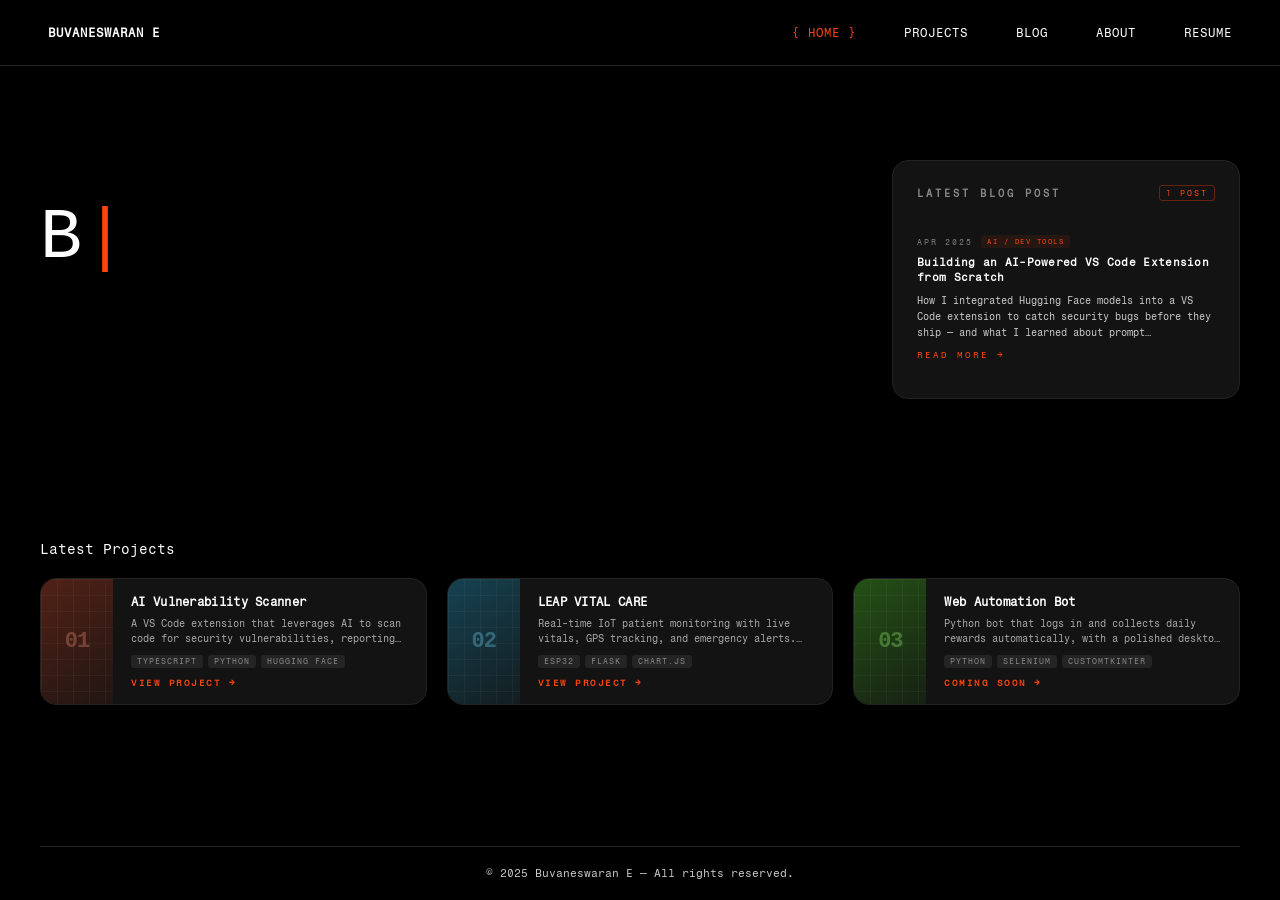
<file: index.html>
<!DOCTYPE html>
<html lang="en">

<head>
    <meta charset="UTF-8">
    <meta name="viewport" content="width=device-width, initial-scale=1.0">
    <title>Buvaneswaran E - Portfolio</title>

    <!-- Fragment Mono Font -->
    <link rel="preconnect" href="https://fonts.googleapis.com">
    <link rel="preconnect" href="https://fonts.gstatic.com" crossorigin>
    <link href="https://fonts.googleapis.com/css2?family=Fragment+Mono:ital@0;1&display=swap" rel="stylesheet">

    <link rel="stylesheet" href="main.css">
</head>

<body>
    <!-- Scroll Progress Bar -->
    <div class="scroll-progress"></div>

    <!-- Dark/Light Mode Toggle - Fixed Position -->
    <div class="theme-toggle-fixed" style="display: none;">
        <input type="checkbox" id="theme-switch" disabled>
        <label for="theme-switch" class="toggle-label">
            <span class="sun">☀</span>
            <span class="moon">🌙</span>
        </label>
    </div>

    <!-- Navigation -->
    <nav class="navbar">
        <div class="nav-container">
            <a href="index.html" style="text-decoration: none; color: inherit;">
                <div class="logo">BUVANESWARAN E</div>
            </a>

            <!-- Hamburger Menu -->
            <div class="hamburger">
                <span></span>
                <span></span>
                <span></span>
            </div>

            <ul class="nav-menu">
                <li><a href="#home" class="nav-link active"><span class="bracket">{</span> HOME <span
                            class="bracket">}</span></a></li>
                <li><a href="projects/index.html" class="nav-link">PROJECTS</a></li>
                <li><a href="blog/blog.html" class="nav-link">BLOG</a></li>
                <li><a href="./aboutpg/index.html" class="nav-link">ABOUT</a></li>
                <li><a href="blog/resume.html" class="nav-link">RESUME</a></li>

            </ul>
        </div>
    </nav>

    <!-- ─────────────────────────────────────────────────────────────
         HERO SECTION — Desktop Layout Restructured
    ───────────────────────────────────────────────────────────────── -->
    <section class="hero" id="home">
        <div class="hero-container">
            <!-- 2-Column Desktop Grid Area -->
            <div class="desktop-main-columns">
                <!-- Left Column -->
                <div class="desktop-left-col">
                    <h1 id="hero-title" class="hero-title">E BUVANESWARAN</h1>
                    <!-- <span class="role-java">JAVA DEVLOPER</span> -->
                </div>

                <!-- Right Column -->
                <div class="desktop-right-col">
                    <div class="blog-placeholder">
                        <div class="blog-header-row">
                            <h2 class="blog-header">LATEST BLOG POST</h2>
                            <span class="blog-count">1 POST</span>
                        </div>

                        <a href="blog/blogs/ai-vulnerablity-blog-post-1/blog-ai-vulnerability.html"
                            class="blog-post-item">
                            <div class="blog-post-meta">
                                <span class="blog-post-date">APR 2025</span>
                                <span class="blog-post-tag">AI / DEV TOOLS</span>
                            </div>
                            <h3 class="blog-post-title">Building an AI-Powered VS Code Extension from Scratch</h3>
                            <p class="blog-post-excerpt">How I integrated Hugging Face models into a VS Code extension
                                to catch security bugs before they ship — and what I learned about prompt engineering
                                along the way.</p>
                            <span class="blog-post-cta">READ MORE →</span>
                        </a>
                    </div>
                </div>
            </div>

            <!-- Bottom Row: Latest Projects -->
            <div class="desktop-projects-section">
                <div class="desktop-projects-header">Latest Projects</div>
                <div class="desktop-projects-grid">

                    <!-- Card 1 -->
                    <div class="d-project-card">
                        <a href="projects/project/project_1/project_1.html">
                            <div class="d-card-visual" style="--chue:12;">
                                <span class="d-card-num">01</span>
                            </div>
                            <div class="d-card-info">
                                <h3 class="d-project-title">AI Vulnerability Scanner</h3>
                                <p class="d-project-desc">A VS Code extension that leverages AI to scan code for
                                    security vulnerabilities, reporting severity levels and suggesting actionable fixes.
                                </p>
                                <div class="d-card-tags">
                                    <span class="d-tag">TypeScript</span>
                                    <span class="d-tag">Python</span>
                                    <span class="d-tag">Hugging Face</span>
                                </div>
                                <div class="d-card-footer">
                                    <span class="d-view-link">VIEW PROJECT →</span>
                                </div>
                            </div>
                        </a>
                    </div>

                    <!-- Card 2 -->
                    <div class="d-project-card">
                        <a href="projects/project/project_2/project-leap-vital-care.html">
                            <div class="d-card-visual" style="--chue:195;">
                                <span class="d-card-num">02</span>
                            </div>
                            <div class="d-card-info">
                                <h3 class="d-project-title">LEAP VITAL CARE</h3>
                                <p class="d-project-desc">Real-time IoT patient monitoring with live vitals, GPS
                                    tracking, and emergency alerts. Ensures fast medical assistance.</p>
                                <div class="d-card-tags">
                                    <span class="d-tag">ESP32</span>
                                    <span class="d-tag">Flask</span>
                                    <span class="d-tag">Chart.js</span>
                                </div>
                                <div class="d-card-footer">
                                    <span class="d-view-link">VIEW PROJECT →</span>
                                </div>
                            </div>
                        </a>
                    </div>

                    <!-- Card 3 -->
                    <div class="d-project-card">
                        <a href="#">
                            <div class="d-card-visual" style="--chue:105;">
                                <span class="d-card-num">03</span>
                            </div>
                            <div class="d-card-info">
                                <h3 class="d-project-title">Web Automation Bot</h3>
                                <p class="d-project-desc">Python bot that logs in and collects daily rewards
                                    automatically, with a polished desktop GUI.</p>
                                <div class="d-card-tags">
                                    <span class="d-tag">Python</span>
                                    <span class="d-tag">Selenium</span>
                                    <span class="d-tag">CustomTkinter</span>
                                </div>
                                <div class="d-card-footer">
                                    <span class="d-view-link">COMING SOON →</span>
                                </div>
                            </div>
                        </a>
                    </div>

                </div>
            </div>

            <!-- Desktop Footer -->
            <div class="desktop-footer">
                © 2025 Buvaneswaran E — All rights reserved.
            </div>

            <!-- Elements hidden on desktop but required for JS/mobile to work properly -->
            <div class="desktop-hidden">
                <span class="location">
                    <a href="https://share.google/up9NtTkejB7Ia9LZd" style="text-decoration: none; color: inherit;">
                        CHENNAI, TAMILNADU
                    </a>
                </span>
                <div class="stamp"></div>
            </div>

        </div>
    </section>

    <!-- ─────────────────────────────────────────────────────────────
         STACKED PROJECT CARDS — mobile only (hidden on desktop)
         Sits below the hero in the DOM flow.
         On mobile the hero shrinks to ~40vh, this section fills the rest.
    ───────────────────────────────────────────────────────────────── -->
    <section class="stack-section" aria-label="Latest Projects">

        <!-- Header row: label + counter -->
        <div class="stack-header">
            <span class="stack-label">LATEST PROJECTS</span>
            <span class="stack-counter">
                <span id="stackCurrent">01</span>
                <span class="stack-sep"> / </span>
                <span id="stackTotal">04</span>
            </span>
        </div>

        <!-- The card stack -->
        <div class="stack-wrapper" id="stackWrapper">

            <!-- PROJECT 01 -->
            <div class="stack-card" data-index="0">
                <div class="stack-visual" style="--chue:12;">
                    <span class="stack-num">01</span>
                </div>
                <div class="stack-info">
                    <h3 class="stack-title">AI Vulnerability Scanner</h3>
                    <p class="stack-desc">VS Code extension using AI to detect security vulnerabilities with severity
                        levels and actionable fixes.</p>
                    <div class="stack-tags">
                        <span class="s-tag">TypeScript</span>
                        <span class="s-tag">Python</span>
                        <span class="s-tag">Hugging Face</span>
                    </div>
                    <a href="projects/project/project_1/project_1.html" class="stack-cta">View Project
                        <span>→</span></a>
                </div>
            </div>

            <!-- PROJECT 02 -->
            <div class="stack-card" data-index="1">
                <div class="stack-visual" style="--chue:195;">
                    <span class="stack-num">02</span>
                </div>
                <div class="stack-info">
                    <h3 class="stack-title">LEAP VITAL CARE</h3>
                    <p class="stack-desc">Real-time IoT patient monitoring with live vitals, GPS tracking, and emergency
                        alerts.</p>
                    <div class="stack-tags">
                        <span class="s-tag">ESP32</span>
                        <span class="s-tag">Flask</span>
                        <span class="s-tag">Chart.js</span>
                    </div>
                    <a href="projects/project/project_2/project-leap-vital-care.html" class="stack-cta">View Project
                        <span>→</span></a>
                </div>
            </div>

            <!-- PROJECT 03 -->
            <div class="stack-card" data-index="2">
                <div class="stack-visual" style="--chue:105;">
                    <span class="stack-num">03</span>
                </div>
                <div class="stack-info">
                    <h3 class="stack-title">Web Automation Bot</h3>
                    <p class="stack-desc">Python bot that logs in and collects daily rewards automatically, with a
                        polished desktop GUI.</p>
                    <div class="stack-tags">
                        <span class="s-tag">Python</span>
                        <span class="s-tag">Selenium</span>
                        <span class="s-tag">CustomTkinter</span>
                    </div>
                    <a href="#" class="stack-cta">Coming Soon <span>→</span></a>
                </div>
            </div>

            <!-- PROJECT 04 -->
            <div class="stack-card" data-index="3">
                <div class="stack-visual" style="--chue:270;">
                    <span class="stack-num">04</span>
                </div>
                <div class="stack-info">
                    <div class="stack-title-row">
                        <h3 class="stack-title">Manhwa Tracker</h3>
                        <span class="stack-wip">In Progress</span>
                    </div>
                    <p class="stack-desc">Cross-platform app to track manhwa series with automated data fetching and
                        reading lists.</p>
                    <div class="stack-tags">
                        <span class="s-tag">Flutter</span>
                        <span class="s-tag">Spring Boot</span>
                        <span class="s-tag">PostgreSQL</span>
                    </div>
                    <a href="#" class="stack-cta">In Progress <span>→</span></a>
                </div>
            </div>

        </div><!-- /stack-wrapper -->

        <!-- Dot navigation -->
        <div class="stack-dots" id="stackDots">
            <button class="stack-dot" data-idx="0" aria-label="Project 1"></button>
            <button class="stack-dot" data-idx="1" aria-label="Project 2"></button>
            <button class="stack-dot" data-idx="2" aria-label="Project 3"></button>
            <button class="stack-dot" data-idx="3" aria-label="Project 4"></button>
        </div>

        <!-- Swipe hint — hides after first interaction -->
        <p class="stack-hint" id="stackHint">← SWIPE TO EXPLORE →</p>

    </section><!-- /stack-section -->

    <script src="main.js"></script>
</body>

</html>
</file>
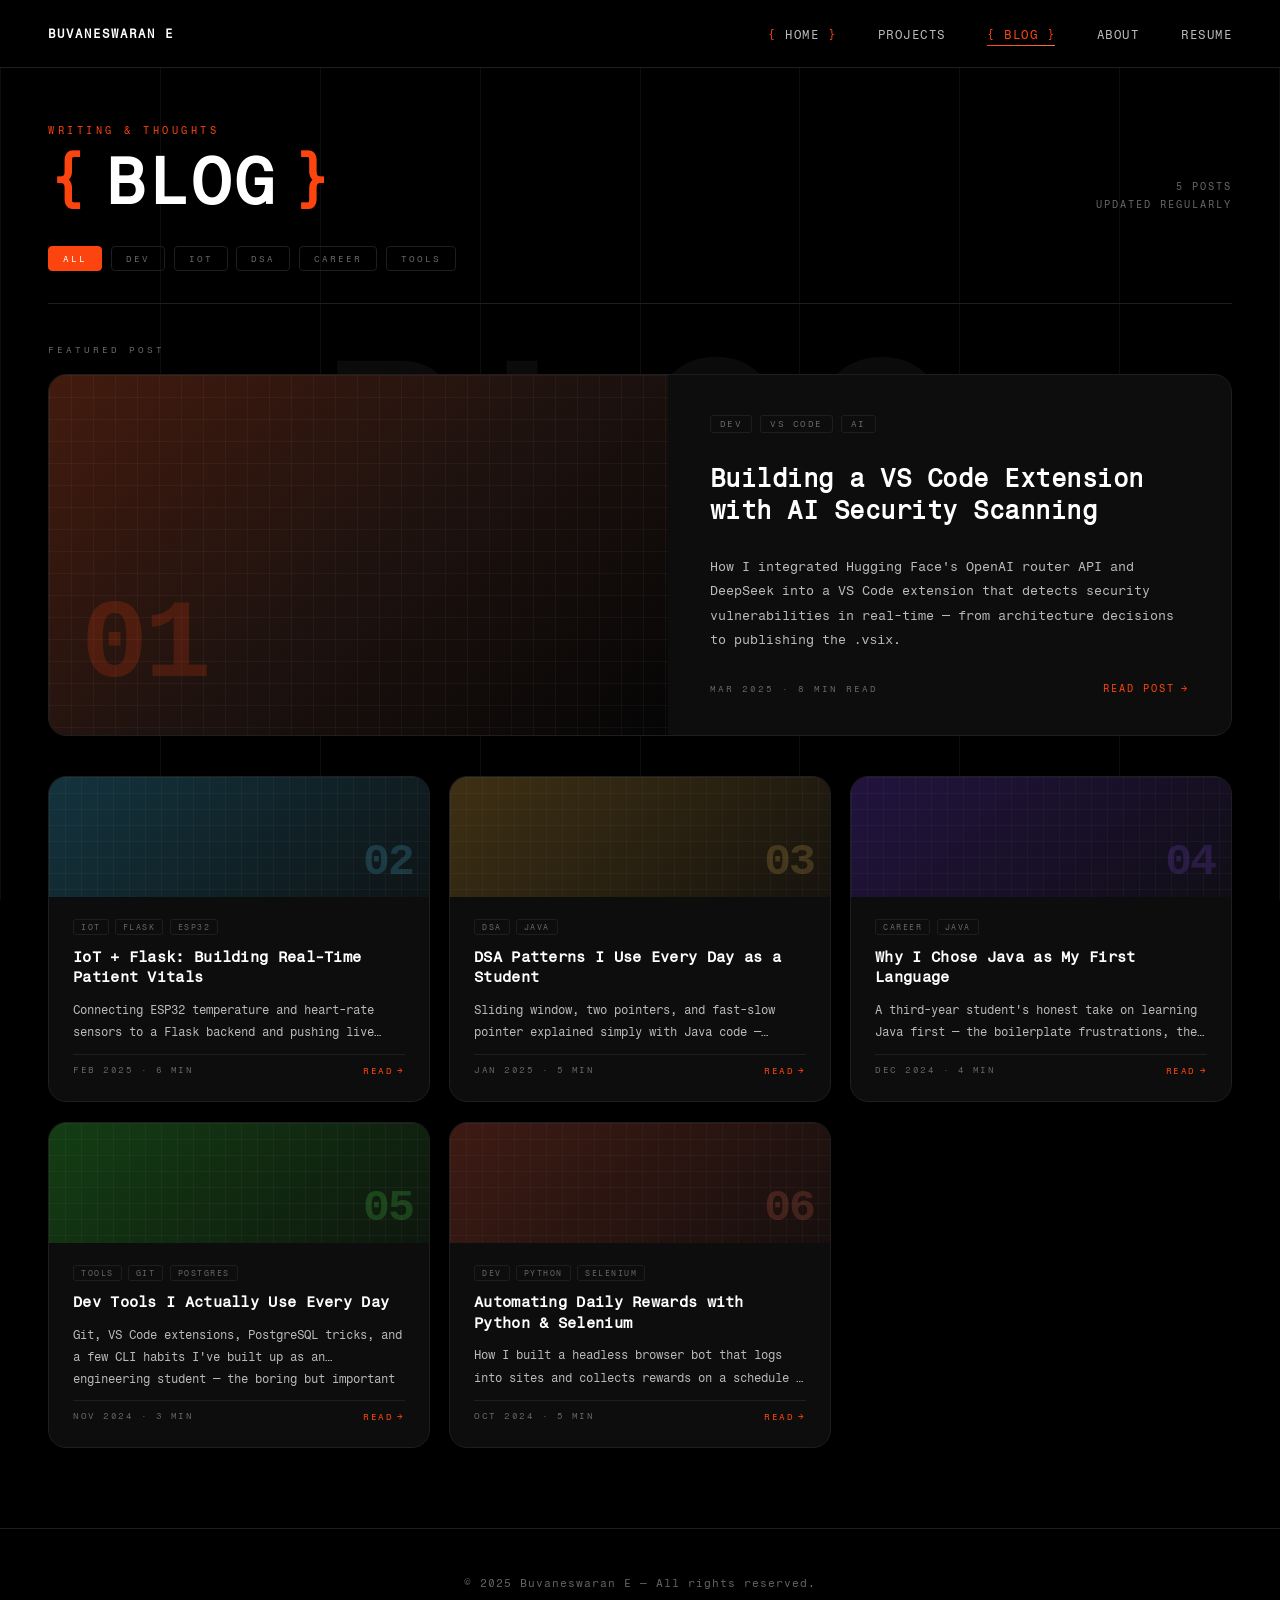
<file: blog/blog.html>
<!DOCTYPE html>
<html lang="en">

<head>
    <meta charset="UTF-8">
    <meta name="viewport" content="width=device-width, initial-scale=1.0">
    <title>Blog — Buvaneswaran E</title>
    <link rel="preconnect" href="https://fonts.googleapis.com">
    <link rel="preconnect" href="https://fonts.gstatic.com" crossorigin>
    <link href="https://fonts.googleapis.com/css2?family=Fragment+Mono:ital@0;1&display=swap" rel="stylesheet">

    <style>
        /* ═══════════════════════════════════════════════════
   TOKENS
═══════════════════════════════════════════════════ */
        :root {
            --bg: #ffffff;
            --text: #000000;
            --text-sub: #444444;
            --text-muted: #888888;
            --border: #e4e4e4;
            --nav-bg: rgba(255, 255, 255, 0.96);
            --card-bg: #f8f8f8;
            --card-hover: #ffffff;
            --shadow: rgba(0, 0, 0, 0.07);
            --shadow-hover: rgba(0, 0, 0, 0.14);
            --grid-line: rgba(0, 0, 0, 0.055);
            --bg-text: rgba(0, 0, 0, 0.045);
            --accent: #fc440f;
            --accent-alt: #ff6d44;
            --font: 'Fragment Mono', 'Courier New', monospace;
            --nav-h: 68px;
            --radius: 18px;
        }

        body.dark-mode {
            --bg: #000000;
            --text: #ffffff;
            --text-sub: #bbbbbb;
            --text-muted: #666666;
            --border: #1e1e1e;
            --nav-bg: rgba(0, 0, 0, 0.96);
            --card-bg: #0d0d0d;
            --card-hover: #141414;
            --shadow: rgba(0, 0, 0, 0.4);
            --shadow-hover: rgba(0, 0, 0, 0.7);
            --grid-line: rgba(255, 255, 255, 0.05);
            --bg-text: rgba(255, 255, 255, 0.045);
        }

        /* ── RESET ── */
        *,
        *::before,
        *::after {
            box-sizing: border-box;
            margin: 0;
            padding: 0;
        }

        html {
            scroll-behavior: smooth;
        }

        body {
            font-family: var(--font);
            background: var(--bg);
            color: var(--text);
            overflow-x: hidden;
            -webkit-font-smoothing: antialiased;
            transition: background 0.4s ease, color 0.4s ease;
        }

        a {
            text-decoration: none;
            color: inherit;
        }

        /* ═══════════════════════════════════════════════════
   SCROLL BAR
═══════════════════════════════════════════════════ */
        .scroll-progress {
            position: fixed;
            top: 0;
            left: 0;
            width: 0%;
            height: 3px;
            background: linear-gradient(90deg, var(--accent), var(--accent-alt));
            z-index: 9999;
            transition: width 0.1s linear;
        }

        /* ═══════════════════════════════════════════════════
   THEME TOGGLE
═══════════════════════════════════════════════════ */
        .theme-toggle-fixed {
            position: fixed;
            bottom: 2rem;
            right: 2rem;
            z-index: 9998;
        }

        #theme-switch {
            display: none;
        }

        .toggle-label {
            display: flex;
            align-items: center;
            justify-content: space-between;
            width: 60px;
            height: 30px;
            background: var(--border);
            border-radius: 30px;
            position: relative;
            cursor: pointer;
            padding: 5px;
            box-shadow: 0 4px 10px var(--shadow);
            transition: background 0.4s ease;
        }

        .toggle-label .sun,
        .toggle-label .moon {
            font-size: 16px;
            transition: opacity 0.4s;
        }

        .toggle-label .sun {
            opacity: 1;
        }

        .toggle-label .moon {
            opacity: 0.3;
        }

        body.dark-mode .toggle-label .sun {
            opacity: 0.3;
        }

        body.dark-mode .toggle-label .moon {
            opacity: 1;
        }

        .toggle-label::after {
            content: '';
            position: absolute;
            width: 22px;
            height: 22px;
            background: #fff;
            border-radius: 50%;
            top: 4px;
            left: 4px;
            transition: transform 0.4s cubic-bezier(0.4, 0, 0.2, 1);
        }

        #theme-switch:checked+.toggle-label::after {
            transform: translateX(30px);
            background: #000;
        }

        /* ═══════════════════════════════════════════════════
   NAVBAR
═══════════════════════════════════════════════════ */
        .navbar {
            position: fixed;
            top: 0;
            width: 100%;
            height: var(--nav-h);
            display: flex;
            align-items: center;
            justify-content: space-between;
            padding: 0 3rem;
            background: var(--nav-bg);
            backdrop-filter: blur(14px);
            -webkit-backdrop-filter: blur(14px);
            border-bottom: 1px solid var(--border);
            z-index: 1000;
            transition: all 0.4s ease;
        }

        .navbar.scrolled {
            box-shadow: 0 2px 20px var(--shadow);
        }

        .logo {
            font-size: 12px;
            font-weight: 700;
            letter-spacing: 2px;
            text-transform: uppercase;
            color: var(--text);
            white-space: nowrap;
            transition: opacity 0.2s;
        }

        .logo:hover {
            opacity: 0.5;
        }

        .nb {
            color: var(--accent);
        }

        /* Hamburger */
        .hamburger {
            display: none;
            flex-direction: column;
            justify-content: space-between;
            width: 24px;
            height: 16px;
            background: none;
            border: none;
            cursor: pointer;
            padding: 0;
            z-index: 1010;
        }

        .hamburger span {
            display: block;
            width: 100%;
            height: 1.5px;
            background: var(--text);
            border-radius: 2px;
            transition: transform 0.3s ease, opacity 0.3s ease;
        }

        .hamburger.active span:nth-child(1) {
            transform: translateY(7.25px) rotate(45deg);
        }

        .hamburger.active span:nth-child(2) {
            opacity: 0;
        }

        .hamburger.active span:nth-child(3) {
            transform: translateY(-7.25px) rotate(-45deg);
        }

        /* Overlay */
        .nav-overlay {
            display: none;
            position: fixed;
            inset: 0;
            background: rgba(0, 0, 0, 0.72);
            z-index: 995;
            opacity: 0;
            transition: opacity 0.3s;
        }

        .nav-overlay.visible {
            opacity: 1;
        }

        /* Menu */
        .nav-menu {
            list-style: none;
            display: flex;
            align-items: center;
            gap: 2.6rem;
        }

        .nav-link {
            font-size: 12px;
            letter-spacing: 1.5px;
            text-transform: uppercase;
            color: var(--text-sub);
            position: relative;
            padding-bottom: 4px;
            transition: color 0.25s;
        }

        .nav-link::after {
            content: '';
            position: absolute;
            bottom: 0;
            left: 0;
            width: 0;
            height: 1px;
            background: linear-gradient(90deg, var(--accent), var(--accent-alt));
            transition: width 0.3s ease;
        }

        .nav-link:hover::after,
        .nav-link.active::after {
            width: 100%;
        }

        .nav-link:hover {
            color: var(--text);
        }

        .nav-link.active {
            color: var(--accent);
        }

        /* ═══════════════════════════════════════════════════
   PAGE WRAPPER
═══════════════════════════════════════════════════ */
        .page {
            position: relative;
            padding-top: var(--nav-h);
            min-height: 100vh;
        }

        /* Vertical grid lines */
        .grid-lines {
            position: fixed;
            inset: 0;
            display: flex;
            justify-content: space-between;
            pointer-events: none;
            z-index: 0;
        }

        .grid-lines span {
            width: 1px;
            background: var(--grid-line);
        }

        /* ═══════════════════════════════════════════════════
   HERO — blog header
═══════════════════════════════════════════════════ */
        .blog-hero {
            position: relative;
            z-index: 2;
            max-width: 1300px;
            margin: 0 auto;
            padding: 3.5rem 3rem 0;
            display: flex;
            align-items: flex-end;
            justify-content: space-between;
            gap: 2rem;
            flex-wrap: wrap;
        }

        .blog-eyebrow {
            font-size: 10px;
            letter-spacing: 3.5px;
            text-transform: uppercase;
            color: var(--accent);
            margin-bottom: 0.8rem;
        }

        .blog-title {
            font-size: clamp(2.8rem, 5vw, 5rem);
            font-weight: 700;
            letter-spacing: 3px;
            line-height: 1;
            display: flex;
            align-items: center;
            gap: 14px;
            opacity: 0;
            animation: fadeUp 0.8s ease forwards 0.1s;
        }

        .bt-bracket {
            color: var(--accent);
            animation: pulse 2s ease-in-out infinite;
            display: inline-block;
        }

        @keyframes pulse {

            0%,
            100% {
                transform: scale(1);
                opacity: 1;
            }

            50% {
                transform: scale(1.1);
                opacity: 0.8;
            }
        }

        @keyframes fadeUp {
            from {
                opacity: 0;
                transform: translateY(24px);
            }

            to {
                opacity: 1;
                transform: translateY(0);
            }
        }

        .blog-meta-row {
            font-size: 10px;
            letter-spacing: 2px;
            color: var(--text-muted);
            text-transform: uppercase;
            opacity: 0;
            animation: fadeUp 0.8s ease forwards 0.3s;
            text-align: right;
            line-height: 1.8;
        }

        /* ── Category filter ── */
        .filter-row {
            position: relative;
            z-index: 2;
            max-width: 1300px;
            margin: 0 auto;
            padding: 2rem 3rem 0;
            display: flex;
            gap: 0.55rem;
            flex-wrap: wrap;
            opacity: 0;
            animation: fadeUp 0.8s ease forwards 0.45s;
        }

        .filter-btn {
            font-family: var(--font);
            font-size: 9px;
            letter-spacing: 2px;
            text-transform: uppercase;
            padding: 6px 14px;
            border: 1px solid var(--border);
            border-radius: 4px;
            background: transparent;
            color: var(--text-muted);
            cursor: pointer;
            transition: all 0.25s ease;
        }

        .filter-btn:hover,
        .filter-btn.active {
            background: var(--accent);
            border-color: var(--accent);
            color: #fff;
        }

        /* ═══════════════════════════════════════════════════
   DIVIDER
═══════════════════════════════════════════════════ */
        .divider {
            position: relative;
            z-index: 2;
            max-width: 1300px;
            margin: 2rem auto 0;
            padding: 0 3rem;
        }

        .divider::after {
            content: '';
            display: block;
            height: 1px;
            background: var(--border);
        }

        /* ═══════════════════════════════════════════════════
   FEATURED POST
═══════════════════════════════════════════════════ */
        .featured-section {
            position: relative;
            z-index: 2;
            max-width: 1300px;
            margin: 0 auto;
            padding: 2.5rem 3rem 0;
            opacity: 0;
            animation: fadeUp 0.9s ease forwards 0.6s;
        }

        .featured-label {
            font-size: 9px;
            letter-spacing: 3px;
            text-transform: uppercase;
            color: var(--text-muted);
            margin-bottom: 1.2rem;
        }

        .featured-card {
            display: grid;
            grid-template-columns: 1.1fr 1fr;
            gap: 0;
            border: 1px solid var(--border);
            border-radius: var(--radius);
            overflow: hidden;
            background: var(--card-bg);
            transition: box-shadow 0.35s ease, border-color 0.3s ease, transform 0.35s cubic-bezier(0.22, 1, 0.36, 1);
            cursor: pointer;
        }

        .featured-card:hover {
            box-shadow: 0 20px 60px var(--shadow-hover);
            border-color: rgba(252, 68, 15, 0.3);
            transform: translateY(-4px);
        }

        /* Featured visual */
        .fc-visual {
            min-height: 360px;
            background: linear-gradient(140deg,
                    hsl(14, 65%, 16%) 0%,
                    hsl(14, 35%, 9%) 50%,
                    #050505 100%);
            position: relative;
            overflow: hidden;
            display: flex;
            align-items: flex-end;
            padding: 2rem;
        }

        .fc-visual::before {
            content: '';
            position: absolute;
            inset: 0;
            background-image:
                linear-gradient(rgba(255, 255, 255, 0.035) 1px, transparent 1px),
                linear-gradient(90deg, rgba(255, 255, 255, 0.035) 1px, transparent 1px);
            background-size: 22px 22px;
        }

        .fc-visual-num {
            position: relative;
            z-index: 1;
            font-size: 7rem;
            font-weight: 700;
            color: var(--accent);
            opacity: 0.18;
            line-height: 1;
            letter-spacing: -4px;
            font-family: 'Courier New', monospace;
            transition: opacity 0.3s;
        }

        .featured-card:hover .fc-visual-num {
            opacity: 0.32;
        }

        /* Featured body */
        .fc-body {
            padding: 2.5rem 2.6rem;
            display: flex;
            flex-direction: column;
            justify-content: space-between;
            gap: 1.4rem;
        }

        .fc-tags {
            display: flex;
            gap: 0.5rem;
            flex-wrap: wrap;
        }

        .fc-tag {
            font-size: 8.5px;
            letter-spacing: 1.5px;
            text-transform: uppercase;
            border: 1px solid var(--border);
            border-radius: 3px;
            padding: 3px 9px;
            color: var(--text-muted);
            transition: border-color 0.25s, color 0.25s;
        }

        .featured-card:hover .fc-tag {
            border-color: rgba(252, 68, 15, 0.3);
            color: var(--accent-alt);
        }

        .fc-title {
            font-size: 1.55rem;
            font-weight: 700;
            line-height: 1.3;
            letter-spacing: 0.5px;
            color: var(--text);
            transition: color 0.25s;
        }

        .featured-card:hover .fc-title {
            color: var(--accent);
        }

        .fc-desc {
            font-size: 0.82rem;
            line-height: 1.85;
            color: var(--text-sub);
        }

        .fc-footer {
            display: flex;
            align-items: center;
            justify-content: space-between;
        }

        .fc-date {
            font-size: 9px;
            letter-spacing: 2px;
            text-transform: uppercase;
            color: var(--text-muted);
        }

        .fc-read {
            font-size: 10px;
            letter-spacing: 2px;
            text-transform: uppercase;
            color: var(--accent);
            display: inline-flex;
            align-items: center;
            gap: 6px;
            transition: gap 0.25s;
        }

        .fc-read:hover {
            gap: 12px;
        }

        /* ═══════════════════════════════════════════════════
   POSTS GRID
═══════════════════════════════════════════════════ */
        .posts-section {
            position: relative;
            z-index: 2;
            max-width: 1300px;
            margin: 0 auto;
            padding: 2.5rem 3rem 5rem;
        }

        .posts-grid {
            display: grid;
            grid-template-columns: repeat(3, 1fr);
            gap: 1.2rem;
        }

        /* ── Post card ── */
        .post-card {
            border: 1px solid var(--border);
            border-radius: var(--radius);
            background: var(--card-bg);
            overflow: hidden;
            display: flex;
            flex-direction: column;
            transition:
                transform 0.38s cubic-bezier(0.22, 1, 0.36, 1),
                box-shadow 0.38s ease,
                border-color 0.3s ease,
                background 0.3s ease;
            opacity: 0;
            /* stagger set via JS */
        }

        .post-card.visible {
            opacity: 1;
        }

        .post-card:hover {
            transform: translateY(-6px);
            box-shadow: 0 16px 50px var(--shadow-hover);
            border-color: rgba(252, 68, 15, 0.25);
            background: var(--card-hover);
        }

        /* Card visual band */
        .pc-visual {
            height: 120px;
            position: relative;
            overflow: hidden;
            background: linear-gradient(140deg,
                    hsl(var(--chue, 12), 52%, 16%) 0%,
                    hsl(var(--chue, 12), 24%, 7%) 100%);
        }

        .pc-visual::before {
            content: '';
            position: absolute;
            inset: 0;
            background-image:
                linear-gradient(rgba(255, 255, 255, 0.03) 1px, transparent 1px),
                linear-gradient(90deg, rgba(255, 255, 255, 0.03) 1px, transparent 1px);
            background-size: 16px 16px;
        }

        .pc-num {
            position: absolute;
            bottom: 12px;
            right: 16px;
            font-size: 2.8rem;
            font-weight: 700;
            font-family: 'Courier New', monospace;
            color: hsl(var(--chue, 12), 70%, 60%);
            opacity: 0.2;
            line-height: 1;
            letter-spacing: -2px;
            transition: opacity 0.3s;
        }

        .post-card:hover .pc-num {
            opacity: 0.38;
        }

        /* Card body */
        .pc-body {
            padding: 1.4rem 1.5rem 1.6rem;
            display: flex;
            flex-direction: column;
            gap: 0.7rem;
            flex: 1;
        }

        .pc-tags {
            display: flex;
            gap: 0.4rem;
            flex-wrap: wrap;
        }

        .pc-tag {
            font-size: 8px;
            letter-spacing: 1.5px;
            text-transform: uppercase;
            border: 1px solid var(--border);
            border-radius: 3px;
            padding: 2px 7px;
            color: var(--text-muted);
            transition: border-color 0.25s, color 0.25s;
        }

        .post-card:hover .pc-tag {
            border-color: rgba(252, 68, 15, 0.28);
            color: var(--accent-alt);
        }

        .pc-title {
            font-size: 0.95rem;
            font-weight: 700;
            line-height: 1.35;
            color: var(--text);
            letter-spacing: 0.3px;
            transition: color 0.25s;
        }

        .post-card:hover .pc-title {
            color: var(--accent);
        }

        .pc-desc {
            font-size: 0.77rem;
            line-height: 1.8;
            color: var(--text-sub);
            display: -webkit-box;
            -webkit-line-clamp: 2;
            -webkit-box-orient: vertical;
            overflow: hidden;
            flex: 1;
        }

        .pc-footer {
            display: flex;
            align-items: center;
            justify-content: space-between;
            margin-top: auto;
            padding-top: 0.6rem;
            border-top: 1px solid var(--border);
        }

        .pc-date {
            font-size: 8.5px;
            letter-spacing: 1.5px;
            text-transform: uppercase;
            color: var(--text-muted);
        }

        .pc-read {
            font-size: 9px;
            letter-spacing: 1.5px;
            text-transform: uppercase;
            color: var(--accent);
            display: inline-flex;
            align-items: center;
            gap: 4px;
            transition: gap 0.2s;
        }

        .pc-read:hover {
            gap: 9px;
        }

        /* ── "No posts" empty state ── */
        .posts-empty {
            display: none;
            grid-column: 1 / -1;
            text-align: center;
            padding: 4rem 0;
            font-size: 11px;
            letter-spacing: 2px;
            text-transform: uppercase;
            color: var(--text-muted);
        }

        /* ═══════════════════════════════════════════════════
   BACKGROUND WATERMARK
═══════════════════════════════════════════════════ */
        .bg-text {
            position: fixed;
            top: 50%;
            left: 50%;
            transform: translate(-50%, -50%);
            font-size: clamp(8rem, 18vw, 22rem);
            font-weight: 700;
            letter-spacing: 20px;
            color: var(--bg-text);
            pointer-events: none;
            user-select: none;
            z-index: 0;
            white-space: nowrap;
            animation: floatBg 6s ease-in-out infinite;
            transition: color 0.4s ease;
        }

        @keyframes floatBg {

            0%,
            100% {
                transform: translate(-50%, -50%) scale(1);
            }

            50% {
                transform: translate(-50%, -52%) scale(1.015);
            }
        }

        /* ═══════════════════════════════════════════════════
   FOOTER
═══════════════════════════════════════════════════ */
        .page-footer {
            position: relative;
            z-index: 2;
            text-align: center;
            padding: 3rem 2rem;
            font-size: 11px;
            letter-spacing: 1px;
            color: var(--text-muted);
            border-top: 1px solid var(--border);
            background: var(--bg);
            transition: background 0.4s ease;
        }

        /* ═══════════════════════════════════════════════════
   RESPONSIVE — TABLET ≤ 1024px
═══════════════════════════════════════════════════ */
        @media (max-width: 1024px) {
            .posts-grid {
                grid-template-columns: repeat(2, 1fr);
            }

            .blog-hero,
            .filter-row,
            .divider,
            .featured-section,
            .posts-section {
                padding-left: 2rem;
                padding-right: 2rem;
            }
        }

        /* ═══════════════════════════════════════════════════
   RESPONSIVE — MOBILE ≤ 768px
═══════════════════════════════════════════════════ */
        @media (max-width: 768px) {

            /* ── Nav drawer ── */
            .hamburger {
                display: flex;
            }

            .navbar {
                padding: 0 1.4rem;
            }

            .nav-menu {
                position: fixed;
                top: 0;
                right: 0;
                width: min(280px, 78vw);
                height: 100dvh;
                flex-direction: column;
                justify-content: center;
                align-items: flex-start;
                gap: 2.2rem;
                padding: 2.5rem 2.5rem;
                background: var(--nav-bg);
                border-left: 1px solid var(--border);
                backdrop-filter: blur(14px);
                -webkit-backdrop-filter: blur(14px);
                transform: translateX(100%);
                transition: transform 0.35s cubic-bezier(0.22, 1, 0.36, 1);
                z-index: 1005;
                box-shadow: -4px 0 30px var(--shadow);
            }

            .nav-menu.active {
                transform: translateX(0);
            }

            .nav-menu li {
                width: 100%;
            }

            .nav-link {
                font-size: 13px;
                letter-spacing: 2px;
            }

            .nav-overlay {
                display: block;
            }

            /* ── Layout ── */
            .grid-lines {
                display: none;
            }

            .blog-hero {
                padding: 2.5rem 1.4rem 0;
                flex-direction: column;
                align-items: flex-start;
                gap: 1rem;
            }

            .blog-meta-row {
                text-align: left;
            }

            .blog-title {
                font-size: clamp(2rem, 10vw, 3rem);
            }

            .filter-row {
                padding: 1.5rem 1.4rem 0;
            }

            .divider {
                padding: 0 1.4rem;
            }

            /* Featured: stack vertically */
            .featured-section {
                padding: 2rem 1.4rem 0;
            }

            .featured-card {
                grid-template-columns: 1fr;
            }

            .fc-visual {
                min-height: 200px;
            }

            .fc-visual-num {
                font-size: 5rem;
            }

            .fc-body {
                padding: 1.8rem 1.8rem 2rem;
            }

            .fc-title {
                font-size: 1.2rem;
            }

            /* Grid: single column */
            .posts-section {
                padding: 1.8rem 1.4rem 4rem;
            }

            .posts-grid {
                grid-template-columns: 1fr;
            }

            .bg-text {
                font-size: 5rem;
                letter-spacing: 8px;
            }

            .theme-toggle-fixed {
                bottom: 1.4rem;
                right: 1.4rem;
            }

            .page-footer {
                padding: 2.5rem 1.4rem;
                font-size: 10px;
            }
        }

        @media (max-width: 480px) {
            .blog-title {
                font-size: clamp(1.8rem, 9vw, 2.4rem);
                word-break: break-word;
                overflow-wrap: break-word;
            }

            .logo {
                font-size: 10.5px;
                letter-spacing: 1.5px;
                word-break: break-word;
            }

            .fc-visual {
                min-height: 160px;
            }
            
            .fc-title,
            .pc-title {
                word-break: break-word;
                overflow-wrap: break-word;
            }
            
            .nav-link {
                word-break: break-word;
            }

            .bg-text {
                font-size: 3.5rem;
            }
        }

        @media (max-width: 360px) {
            .navbar {
                padding: 0 0.8rem;
            }
            
            .blog-hero {
                padding: 2rem 0.8rem 0;
            }
            
            .filter-row {
                padding: 1rem 0.8rem 0;
            }
            
            .divider {
                padding: 0 0.8rem;
            }
            
            .featured-section {
                padding: 1.5rem 0.8rem 0;
            }
            
            .posts-section {
                padding: 1.5rem 0.8rem 3rem;
            }
            
            .page-footer {
                padding: 2rem 0.8rem;
            }
        }

    </style>
</head>
<body class="dark-mode">

    <!-- Scroll progress -->
    <div class="scroll-progress"></div>

    <!-- Theme toggle -->
    <div class="theme-toggle-fixed" style="display: none;">
        <input type="checkbox" id="theme-switch">
        <label for="theme-switch" class="toggle-label">
            <span class="sun">☀</span>
            <span class="moon">🌙</span>
        </label>
    </div>

    <!-- ── NAVBAR ── -->
    <nav class="navbar" id="navbar">
        <a href="../index.html" class="logo">BUVANESWARAN E</a>

        <button class="hamburger" id="hamburger" aria-label="Open menu" aria-expanded="false">
            <span></span><span></span><span></span>
        </button>

        <ul class="nav-menu" id="navMenu">
            <li><a href="../index.html" class="nav-link"><span class="nb">{</span> HOME <span class="nb">}</span></a>
            </li>
            <li><a href="../projects/index.html" class="nav-link">PROJECTS</a></li>
            <li><a href="blog.html" class="nav-link active">{ BLOG }</a></li>
            <li><a href="../aboutpg/index.html" class="nav-link">ABOUT</a></li>
            <li><a href="resume.html" class="nav-link">RESUME</a></li>
        </ul>
    </nav>

    <div class="nav-overlay" id="navOverlay"></div>

    <!-- Vertical grid lines -->
    <div class="grid-lines" aria-hidden="true">
        <span></span><span></span><span></span>
        <span></span><span></span><span></span>
        <span></span><span></span><span></span>
    </div>

    <!-- Background watermark -->
    <div class="bg-text">BLOG</div>

    <div class="page">

        <!-- ── BLOG HERO ── -->
        <header class="blog-hero">
            <div>
                <p class="blog-eyebrow">Writing &amp; Thoughts</p>
                <h1 class="blog-title">
                    <span class="bt-bracket">{</span>
                    BLOG
                    <span class="bt-bracket">}</span>
                </h1>
            </div>
            <div class="blog-meta-row">
                <span id="postCount">5 POSTS</span><br>
                UPDATED REGULARLY
            </div>
        </header>

        <!-- ── CATEGORY FILTER ── -->
        <div class="filter-row" id="filterRow">
            <button class="filter-btn active" data-cat="all">ALL</button>
            <button class="filter-btn" data-cat="dev">DEV</button>
            <button class="filter-btn" data-cat="iot">IoT</button>
            <button class="filter-btn" data-cat="dsa">DSA</button>
            <button class="filter-btn" data-cat="career">CAREER</button>
            <button class="filter-btn" data-cat="tools">TOOLS</button>
        </div>

        <div class="divider"></div>

        <!-- ── FEATURED POST ── -->
        <section class="featured-section" id="featuredSection">
            <p class="featured-label">Featured Post</p>

            <a href="blogs/ai-vulnerablity-blog-post-1/blog-ai-vulnerability.html" class="featured-card"
                id="featuredCard" data-cat="dev" data-id="post-1">
                <div class="fc-visual">
                    <span class="fc-visual-num">01</span>
                </div>
                <div class="fc-body">
                    <div class="fc-tags">
                        <span class="fc-tag">DEV</span>
                        <span class="fc-tag">VS CODE</span>
                        <span class="fc-tag">AI</span>
                    </div>
                    <h2 class="fc-title">Building a VS Code Extension with AI Security Scanning</h2>
                    <p class="fc-desc">
                        How I integrated Hugging Face's OpenAI router API and DeepSeek into
                        a VS Code extension that detects security vulnerabilities in real-time —
                        from architecture decisions to publishing the <code>.vsix</code>.
                    </p>
                    <div class="fc-footer">
                        <span class="fc-date">Mar 2025 · 8 min read</span>
                        <span class="fc-read">Read Post <span>→</span></span>
                    </div>
                </div>
            </a>
        </section>

        <!-- ── POSTS GRID ── -->
        <section class="posts-section">

            <div class="posts-grid" id="postsGrid">

                <!-- Post 02 -->
                <a href="blog.html#post-2" class="post-card" data-cat="iot" data-id="post-2" style="--chue:195;">
                    <div class="pc-visual">
                        <span class="pc-num">02</span>
                    </div>
                    <div class="pc-body">
                        <div class="pc-tags">
                            <span class="pc-tag">IoT</span>
                            <span class="pc-tag">Flask</span>
                            <span class="pc-tag">ESP32</span>
                        </div>
                        <h3 class="pc-title">IoT + Flask: Building Real-Time Patient Vitals</h3>
                        <p class="pc-desc">Connecting ESP32 temperature and heart-rate sensors to a Flask backend and
                            pushing live data to a Chart.js dashboard through an ngrok tunnel.</p>
                        <div class="pc-footer">
                            <span class="pc-date">Feb 2025 · 6 min</span>
                            <span class="pc-read">Read <span>→</span></span>
                        </div>
                    </div>
                </a>

                <!-- Post 03 -->
                <a href="blog.html#post-3" class="post-card" data-cat="dsa" data-id="post-3" style="--chue:40;">
                    <div class="pc-visual">
                        <span class="pc-num">03</span>
                    </div>
                    <div class="pc-body">
                        <div class="pc-tags">
                            <span class="pc-tag">DSA</span>
                            <span class="pc-tag">Java</span>
                        </div>
                        <h3 class="pc-title">DSA Patterns I Use Every Day as a Student</h3>
                        <p class="pc-desc">Sliding window, two pointers, and fast-slow pointer explained simply with
                            Java code — patterns I keep coming back to when solving LeetCode problems.</p>
                        <div class="pc-footer">
                            <span class="pc-date">Jan 2025 · 5 min</span>
                            <span class="pc-read">Read <span>→</span></span>
                        </div>
                    </div>
                </a>

                <!-- Post 04 -->
                <a href="blog.html#post-4" class="post-card" data-cat="career" data-id="post-4" style="--chue:260;">
                    <div class="pc-visual">
                        <span class="pc-num">04</span>
                    </div>
                    <div class="pc-body">
                        <div class="pc-tags">
                            <span class="pc-tag">CAREER</span>
                            <span class="pc-tag">JAVA</span>
                        </div>
                        <h3 class="pc-title">Why I Chose Java as My First Language</h3>
                        <p class="pc-desc">A third-year student's honest take on learning Java first — the boilerplate
                            frustrations, the OOP clarity it brings, and why I don't regret it.</p>
                        <div class="pc-footer">
                            <span class="pc-date">Dec 2024 · 4 min</span>
                            <span class="pc-read">Read <span>→</span></span>
                        </div>
                    </div>
                </a>

                <!-- Post 05 -->
                <a href="blog.html#post-5" class="post-card" data-cat="tools" data-id="post-5" style="--chue:120;">
                    <div class="pc-visual">
                        <span class="pc-num">05</span>
                    </div>
                    <div class="pc-body">
                        <div class="pc-tags">
                            <span class="pc-tag">TOOLS</span>
                            <span class="pc-tag">GIT</span>
                            <span class="pc-tag">POSTGRES</span>
                        </div>
                        <h3 class="pc-title">Dev Tools I Actually Use Every Day</h3>
                        <p class="pc-desc">Git, VS Code extensions, PostgreSQL tricks, and a few CLI habits I've built
                            up as an engineering student — the boring but important stuff.</p>
                        <div class="pc-footer">
                            <span class="pc-date">Nov 2024 · 3 min</span>
                            <span class="pc-read">Read <span>→</span></span>
                        </div>
                    </div>
                </a>

                <!-- Post 06 -->
                <a href="blog.html#post-6" class="post-card" data-cat="dev" data-id="post-6" style="--chue:10;">
                    <div class="pc-visual">
                        <span class="pc-num">06</span>
                    </div>
                    <div class="pc-body">
                        <div class="pc-tags">
                            <span class="pc-tag">DEV</span>
                            <span class="pc-tag">PYTHON</span>
                            <span class="pc-tag">SELENIUM</span>
                        </div>
                        <h3 class="pc-title">Automating Daily Rewards with Python &amp; Selenium</h3>
                        <p class="pc-desc">How I built a headless browser bot that logs into sites and collects rewards
                            on a schedule — and wrapped it all in a clean CustomTkinter GUI.</p>
                        <div class="pc-footer">
                            <span class="pc-date">Oct 2024 · 5 min</span>
                            <span class="pc-read">Read <span>→</span></span>
                        </div>
                    </div>
                </a>

                <!-- Empty state -->
                <div class="posts-empty" id="postsEmpty">
                    No posts in this category yet.
                </div>

            </div><!-- /posts-grid -->

        </section>

    </div><!-- /page -->

    <!-- Footer -->
    <footer class="page-footer">
        <p>&copy; 2025 Buvaneswaran E — All rights reserved.</p>
    </footer>

    <script>
        /* ── THEME TOGGLE ─────────────────────────────── */
        const themeSwitch = document.getElementById('theme-switch');
        const saved = sessionStorage.getItem('theme') || 'light';
        if (saved === 'dark') {
            document.body.classList.add('dark-mode');
            themeSwitch.checked = true;
        }
        themeSwitch.addEventListener('change', function () {
            document.body.classList.toggle('dark-mode', this.checked);
            sessionStorage.setItem('theme', this.checked ? 'dark' : 'light');
        });

        /* ── NAVBAR ───────────────────────────────────── */
        (function () {
            const btn = document.getElementById('hamburger');
            const menu = document.getElementById('navMenu');
            const overlay = document.getElementById('navOverlay');
            const navbar = document.getElementById('navbar');

            function open() {
                btn.classList.add('active'); menu.classList.add('active');
                overlay.classList.add('visible'); btn.setAttribute('aria-expanded', 'true');
                document.body.style.overflow = 'hidden';
            }
            function close() {
                btn.classList.remove('active'); menu.classList.remove('active');
                overlay.classList.remove('visible'); btn.setAttribute('aria-expanded', 'false');
                document.body.style.overflow = '';
            }

            btn.addEventListener('click', () => menu.classList.contains('active') ? close() : open());
            overlay.addEventListener('click', close);
            document.addEventListener('keydown', e => { if (e.key === 'Escape') close(); });
            window.addEventListener('resize', () => { if (window.innerWidth > 768) close(); });
            menu.querySelectorAll('.nav-link').forEach(l => l.addEventListener('click', close));

            /* Shrink on scroll */
            window.addEventListener('scroll', () => {
                navbar.classList.toggle('scrolled', window.scrollY > 50);
            }, { passive: true });
        }());

        /* ── SCROLL PROGRESS ─────────────────────────── */
        window.addEventListener('scroll', () => {
            const bar = document.querySelector('.scroll-progress');
            const max = document.documentElement.scrollHeight - window.innerHeight;
            if (bar && max > 0) bar.style.width = (window.scrollY / max * 100) + '%';
        }, { passive: true });

        /* ── PARALLAX WATERMARK ───────────────────────── */
        window.addEventListener('scroll', () => {
            const bg = document.querySelector('.bg-text');
            if (bg) bg.style.transform =
                `translate(-50%, calc(-50% + ${window.scrollY * 0.22}px))`;
        }, { passive: true });

        /* ── CATEGORY FILTER ──────────────────────────── */
        (function () {
            const btns = document.querySelectorAll('.filter-btn');
            const cards = document.querySelectorAll('.post-card');
            const featured = document.getElementById('featuredCard');
            const featSect = document.getElementById('featuredSection');
            const empty = document.getElementById('postsEmpty');
            const countEl = document.getElementById('postCount');

            function setCount(n) {
                countEl.textContent = n + ' POST' + (n !== 1 ? 'S' : '');
            }

            btns.forEach(btn => {
                btn.addEventListener('click', () => {
                    btns.forEach(b => b.classList.remove('active'));
                    btn.classList.add('active');

                    const cat = btn.dataset.cat;
                    let visible = 0;

                    /* Featured post */
                    if (cat === 'all' || featured.dataset.cat === cat) {
                        featSect.style.display = '';
                        if (cat === 'all') visible++;
                    } else {
                        featSect.style.display = 'none';
                    }

                    /* Grid cards */
                    cards.forEach(card => {
                        const show = cat === 'all' || card.dataset.cat === cat;
                        card.style.display = show ? '' : 'none';
                        if (show) visible++;
                    });

                    empty.style.display = visible === 0 ? 'block' : 'none';
                    setCount(cat === 'all' ? cards.length + 1 : visible);
                });
            });
        }());

        /* ── SCROLL REVEAL (IntersectionObserver) ──────── */
        (function () {
            const cards = document.querySelectorAll('.post-card');

            /* Set initial state */
            cards.forEach((c, i) => {
                c.style.opacity = '0';
                c.style.transform = 'translateY(24px)';
                c.style.transition =
                    `opacity 0.6s ease ${0.08 * i}s, transform 0.6s cubic-bezier(0.22,1,0.36,1) ${0.08 * i}s`;
            });

            const io = new IntersectionObserver((entries) => {
                entries.forEach(entry => {
                    if (entry.isIntersecting) {
                        entry.target.style.opacity = '1';
                        entry.target.style.transform = 'translateY(0)';
                        io.unobserve(entry.target);
                    }
                });
            }, { threshold: 0.1, rootMargin: '0px 0px -40px 0px' });

            cards.forEach(c => io.observe(c));
        }());

        /* ── RIPPLE ───────────────────────────────────── */
        document.addEventListener('click', e => {
            const r = document.createElement('div');
            Object.assign(r.style, {
                position: 'fixed', width: '20px', height: '20px', borderRadius: '50%',
                background: 'rgba(252,68,15,0.26)', pointerEvents: 'none',
                left: (e.clientX - 10) + 'px', top: (e.clientY - 10) + 'px',
                animation: 'rpl 0.6s ease-out', zIndex: '9999'
            });
            document.body.appendChild(r);
            setTimeout(() => r.remove(), 600);
        });
        const rs = document.createElement('style');
        rs.textContent = '@keyframes rpl{0%{transform:scale(1);opacity:1}100%{transform:scale(20);opacity:0}}';
        document.head.appendChild(rs);
    </script>
</body>

</html>
</file>
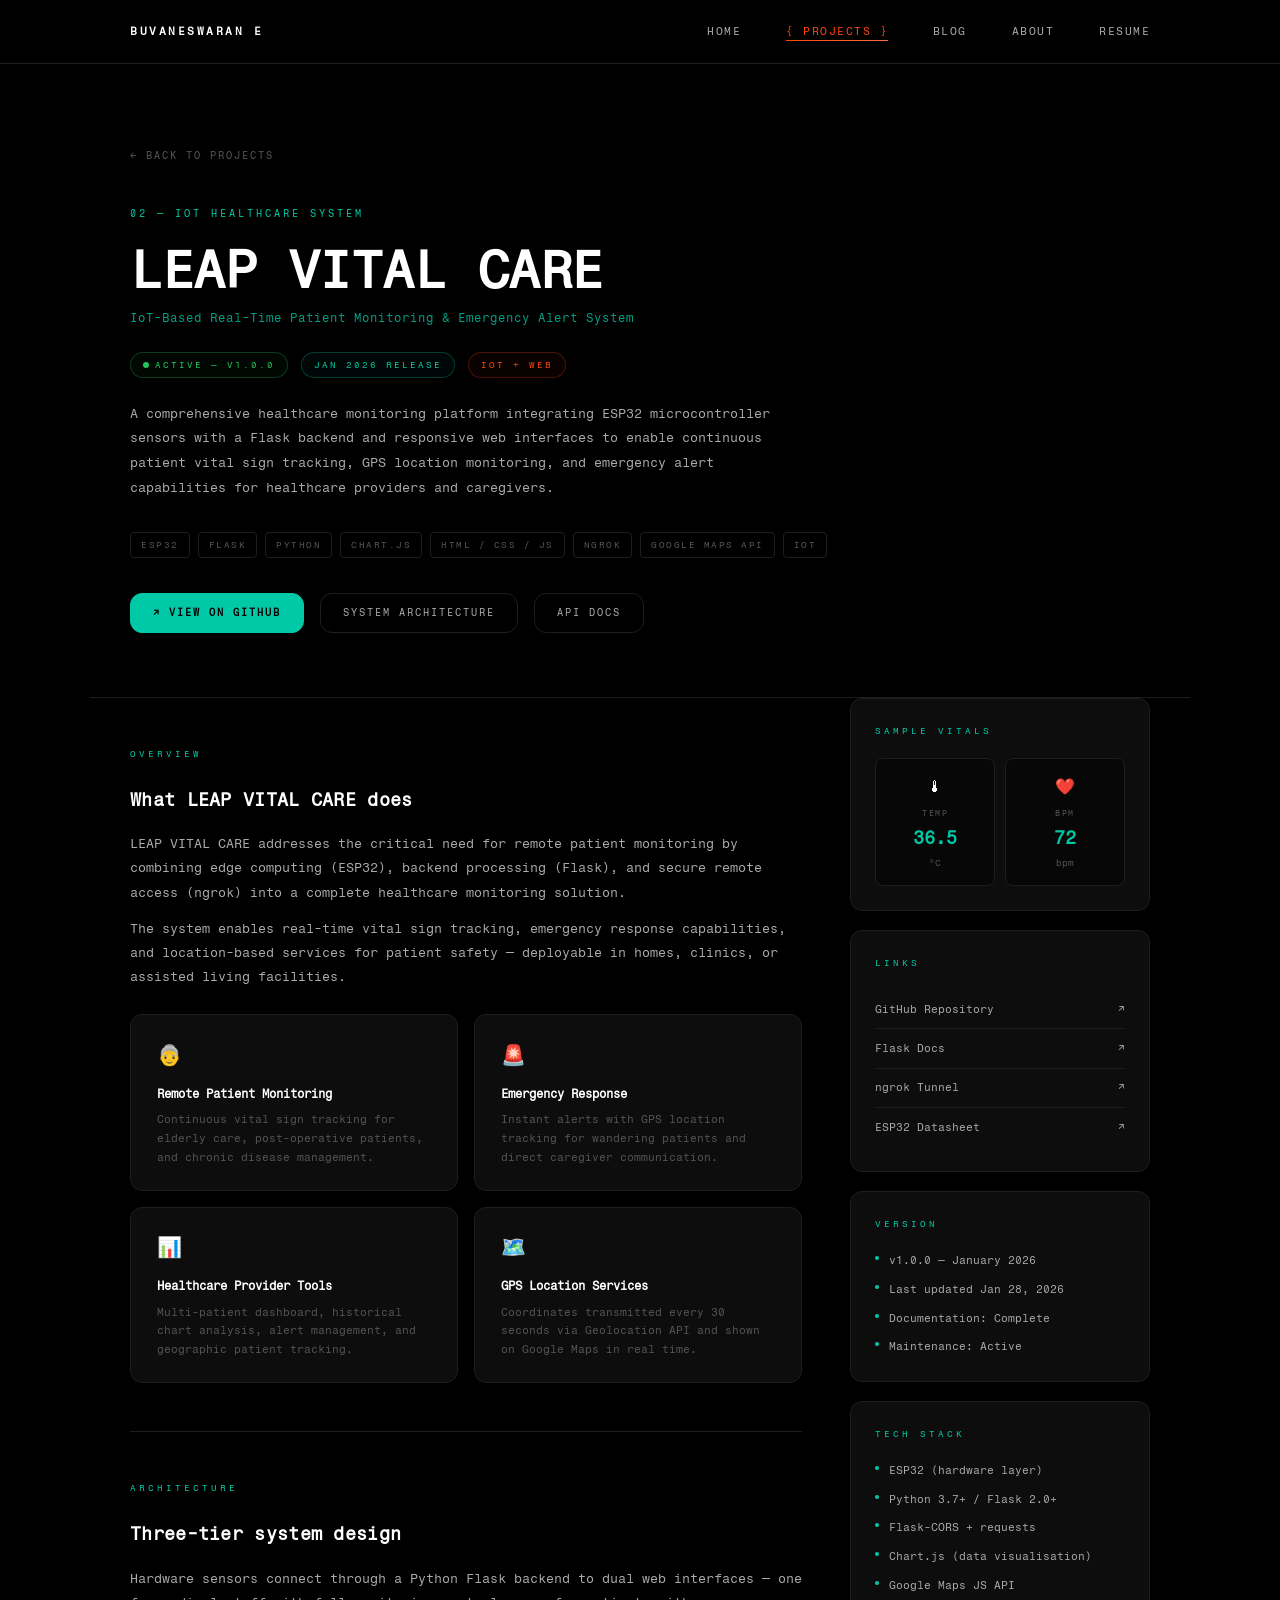
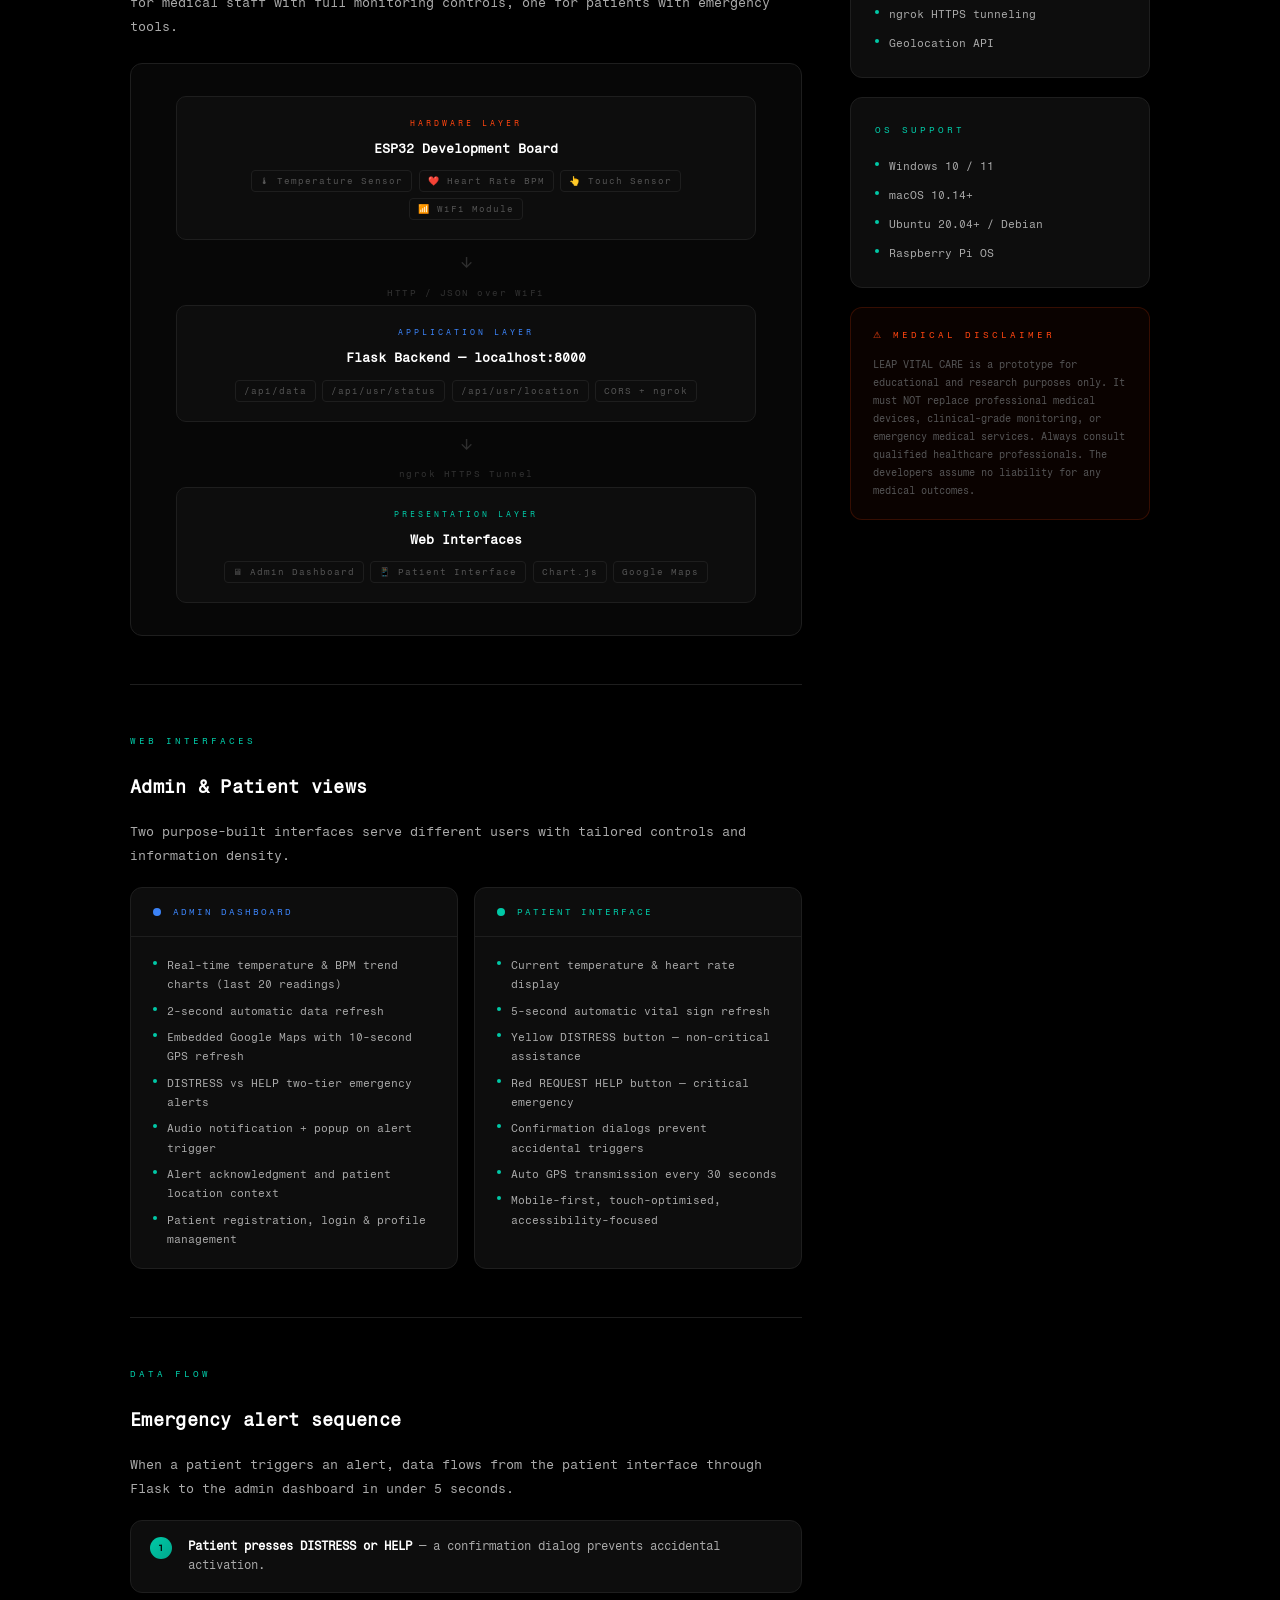
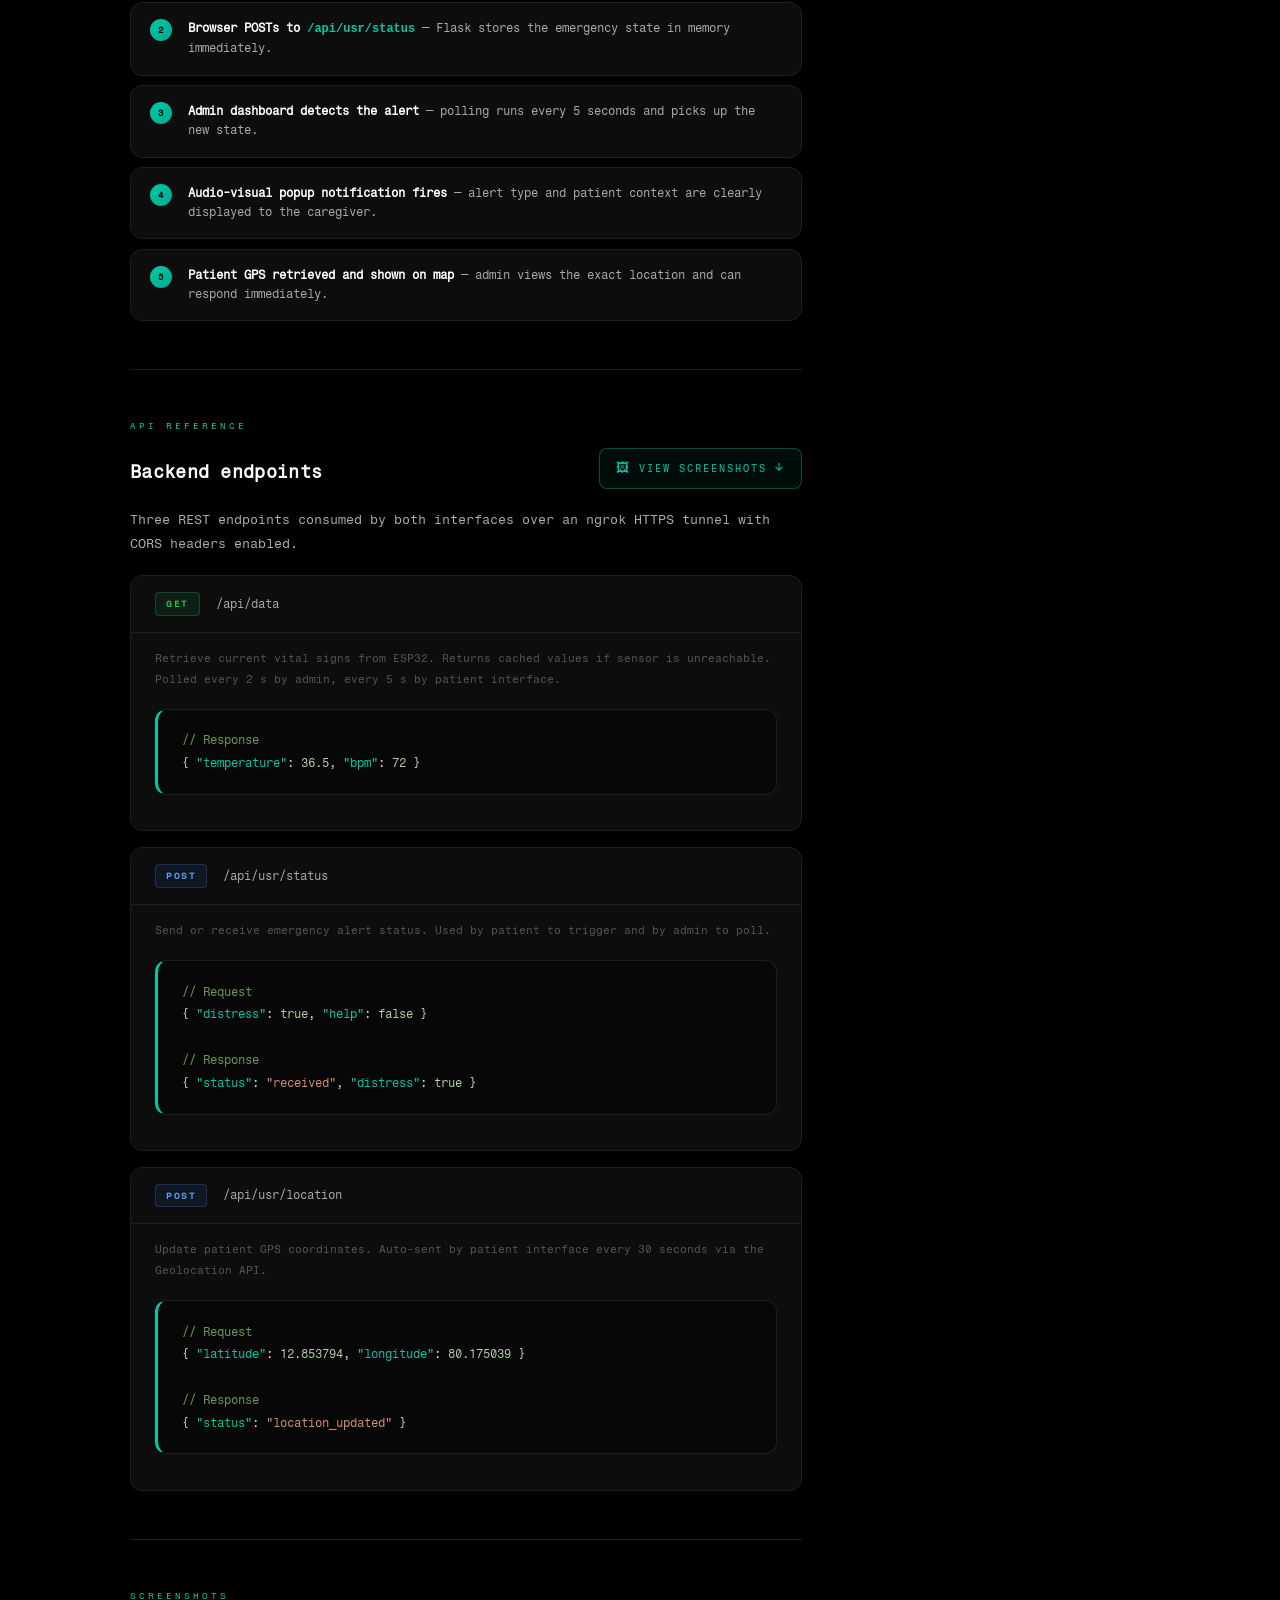
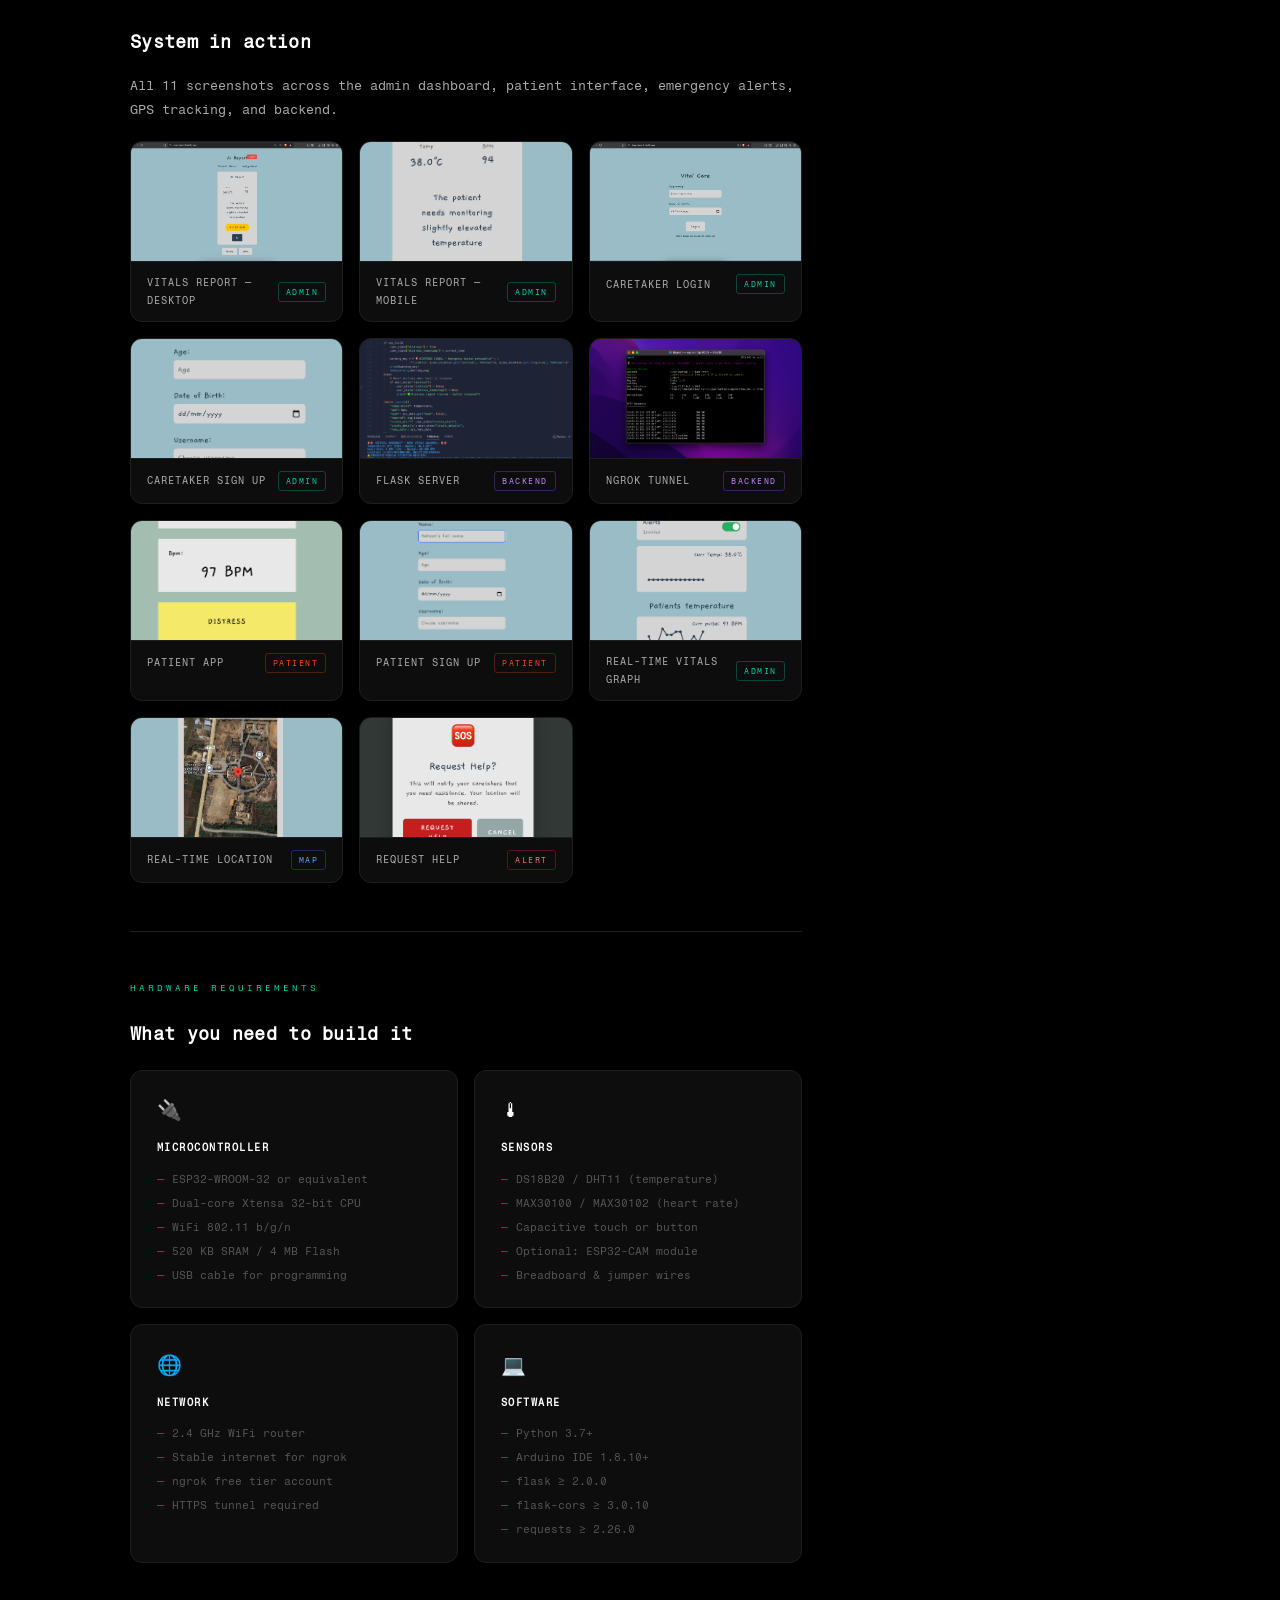
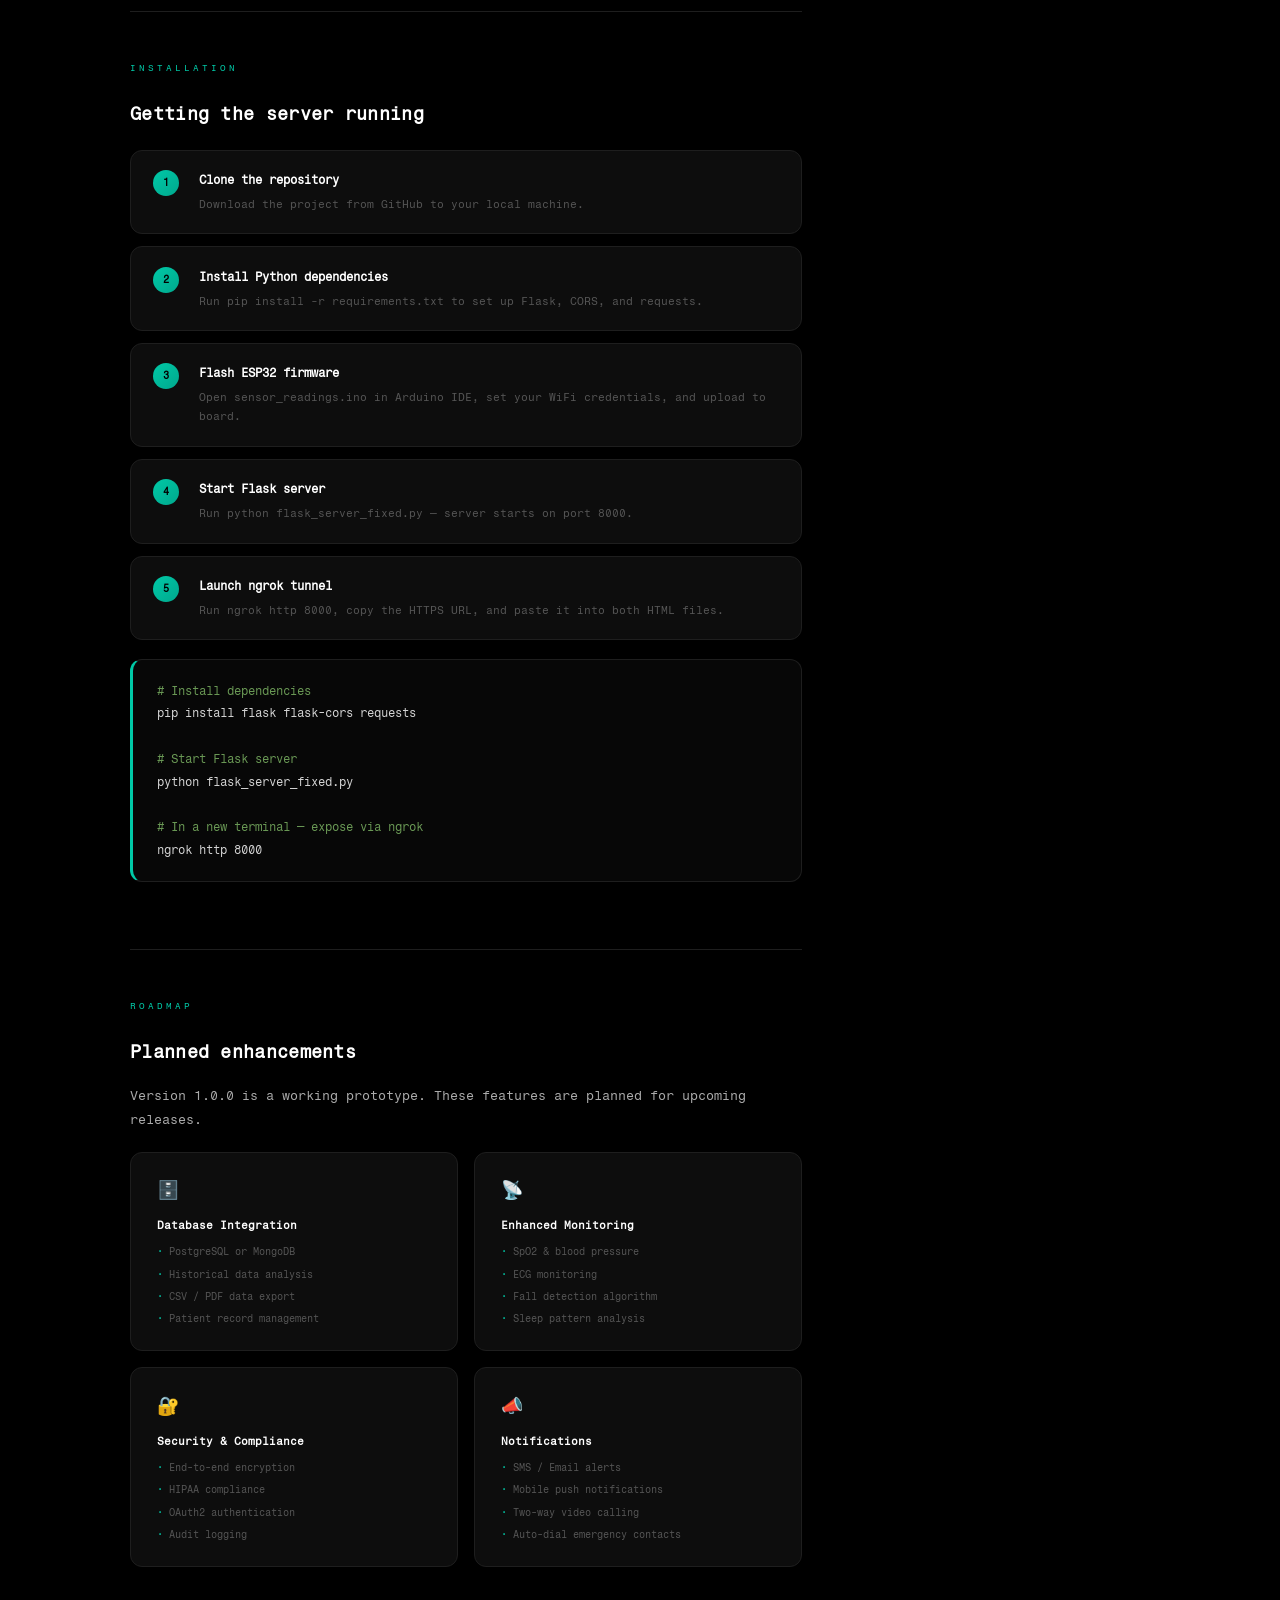
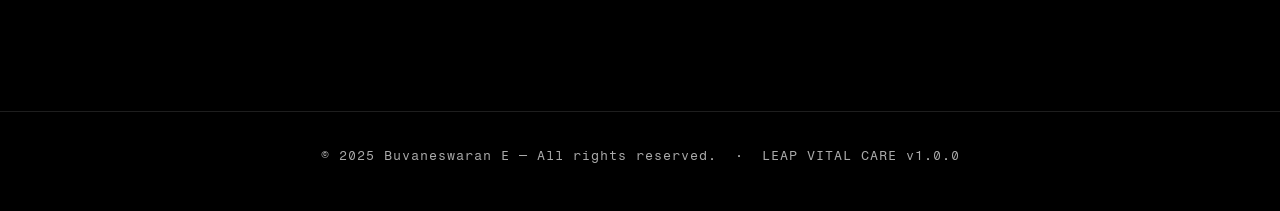
<file: projects/project/project_2/project-leap-vital-care.html>
<!DOCTYPE html>
<html lang="en">
<head>
  <meta charset="UTF-8" />
  <meta name="viewport" content="width=device-width, initial-scale=1.0" />
  <title>LEAP VITAL CARE — Buvaneswaran E</title>
  <link rel="preconnect" href="https://fonts.googleapis.com" />
  <link rel="preconnect" href="https://fonts.gstatic.com" crossorigin />
  <link href="https://fonts.googleapis.com/css2?family=Fragment+Mono:ital@0;1&display=swap" rel="stylesheet" />
  <style>
    /* ─── TOKENS ─────────────────────────── */
    :root {
      --bg:      #000;
      --surface: #0d0d0d;
      --border:  #1e1e1e;
      --text:    #fff;
      --sub:     #aaa;
      --muted:   #555;
      --accent:  #fc440f;
      --accent2: #ff6d44;
      --teal:    #00c9a7;
      --blue:    #3b82f6;
      --font:    'Fragment Mono', 'Courier New', monospace;
      --nav-h:   64px;
      --radius:  12px;
    }

    *, *::before, *::after { box-sizing: border-box; margin: 0; padding: 0; }
    html { scroll-behavior: smooth; }

    body {
      background: var(--bg);
      color: var(--text);
      font-family: var(--font);
      font-size: 13px;
      line-height: 1.75;
      -webkit-font-smoothing: antialiased;
      overflow-x: hidden;
    }

    a { color: inherit; text-decoration: none; }

    /* ─── SCROLL BAR ─────────────────────── */
    .scroll-bar {
      position: fixed; top: 0; left: 0;
      height: 2px; width: 0%;
      background: linear-gradient(90deg, var(--teal), var(--accent));
      z-index: 9999; transition: width 0.08s linear;
    }

    /* ─── NAVBAR ─────────────────────────── */
    .navbar {
      position: fixed; top: 0; left: 0; right: 0;
      height: var(--nav-h);
      background: rgba(0,0,0,0.92);
      backdrop-filter: blur(14px);
      -webkit-backdrop-filter: blur(14px);
      border-bottom: 1px solid var(--border);
      z-index: 500; display: flex; align-items: center;
    }

    .nav-inner {
      width: 100%; max-width: 1100px;
      margin: 0 auto; padding: 0 2.5rem;
      display: flex; align-items: center; justify-content: space-between;
    }

    .nav-logo {
      font-size: 11px; font-weight: 700;
      letter-spacing: 2.5px; text-transform: uppercase;
      color: var(--text); transition: opacity 0.2s;
    }
    .nav-logo:hover { opacity: 0.5; }

    .nav-links {
      list-style: none; display: flex;
      gap: 2.8rem; align-items: center;
    }

    .nav-links a {
      font-size: 11px; letter-spacing: 1.5px;
      text-transform: uppercase; color: var(--sub);
      position: relative; padding-bottom: 3px; transition: color 0.25s;
    }
    .nav-links a::after {
      content: ''; position: absolute; bottom: 0; left: 0;
      width: 0; height: 1px;
      background: linear-gradient(90deg, var(--accent), var(--accent2));
      transition: width 0.3s ease;
    }
    .nav-links a:hover::after { width: 100%; }
    .nav-links a:hover        { color: var(--text); }
    .nav-links a.active       { color: var(--accent); }
    .nav-links a.active::after{ width: 100%; }
    .bracket { color: var(--accent); }

    .hamburger {
      display: none; flex-direction: column;
      justify-content: space-between;
      width: 22px; height: 14px;
      cursor: pointer; background: none; border: none; z-index: 510;
    }
    .hamburger span {
      display: block; width: 100%; height: 1.5px;
      background: var(--text); border-radius: 2px;
      transition: transform 0.3s, opacity 0.3s;
    }
    .hamburger.open span:nth-child(1){ transform: translateY(6.25px) rotate(45deg); }
    .hamburger.open span:nth-child(2){ opacity: 0; }
    .hamburger.open span:nth-child(3){ transform: translateY(-6.25px) rotate(-45deg); }

    /* ─── HERO ───────────────────────────── */
    .hero {
      padding: calc(var(--nav-h) + 5rem) 2.5rem 4rem;
      max-width: 1100px; margin: 0 auto;
      border-bottom: 1px solid var(--border);
    }

    .hero-back {
      display: inline-flex; align-items: center; gap: 0.5rem;
      font-size: 10px; letter-spacing: 2px; text-transform: uppercase;
      color: var(--muted); margin-bottom: 2.5rem;
      transition: color 0.2s, gap 0.2s;
    }
    .hero-back:hover { color: var(--accent); gap: 0.9rem; }

    .hero-eyebrow {
      font-size: 10px; letter-spacing: 3px;
      text-transform: uppercase; color: var(--teal); margin-bottom: 1.2rem;
    }

    .hero-title {
      font-size: clamp(28px, 5vw, 52px);
      font-weight: 700; letter-spacing: -0.5px;
      line-height: 1.1; color: var(--text); margin-bottom: 0.5rem;
    }

    .hero-subtitle {
      font-size: 12px; color: var(--teal);
      letter-spacing: 1px; margin-bottom: 1.4rem; opacity: 0.8;
    }

    .status-row {
      display: flex; gap: 0.8rem; flex-wrap: wrap; margin-bottom: 1.5rem;
    }

    .status-pill {
      display: inline-flex; align-items: center; gap: 0.4rem;
      font-size: 9px; letter-spacing: 2px; text-transform: uppercase;
      padding: 4px 12px; border-radius: 20px; border: 1px solid;
    }
    .pill-active  { color: #22c55e; border-color: #22c55e44; background: #22c55e0a; }
    .pill-version { color: var(--teal); border-color: #00c9a744; background: #00c9a70a; }
    .pill-iot     { color: var(--accent); border-color: #fc440f44; background: #fc440f0a; }

    .status-dot {
      width: 6px; height: 6px; border-radius: 50%; background: currentColor;
    }

    .hero-desc {
      font-size: 13px; color: var(--sub);
      max-width: 660px; line-height: 1.9; margin-bottom: 2rem;
    }

    .hero-tags { display: flex; flex-wrap: wrap; gap: 0.5rem; margin-bottom: 2.2rem; }

    .tag {
      font-size: 9px; letter-spacing: 1.5px; text-transform: uppercase;
      border: 1px solid var(--border); color: var(--muted);
      padding: 4px 10px; border-radius: 4px;
    }

    .hero-cta-row { display: flex; gap: 1rem; flex-wrap: wrap; }

    .btn {
      display: inline-flex; align-items: center; gap: 0.5rem;
      font-family: var(--font); font-size: 10px;
      letter-spacing: 2px; text-transform: uppercase;
      padding: 10px 22px; border-radius: var(--radius);
      cursor: pointer; transition: all 0.25s;
    }
    .btn-primary {
      background: var(--teal); color: #000;
      border: 1px solid var(--teal); font-weight: 700;
    }
    .btn-primary:hover {
      background: #00e6bf; border-color: #00e6bf;
      transform: translateY(-2px);
      box-shadow: 0 8px 24px rgba(0,201,167,0.3);
    }
    .btn-outline {
      background: transparent; color: var(--sub); border: 1px solid var(--border);
    }
    .btn-outline:hover {
      border-color: var(--teal); color: var(--teal); transform: translateY(-2px);
    }

    /* ─── LAYOUT ─────────────────────────── */
    .content {
      max-width: 1100px; margin: 0 auto;
      padding: 0 2.5rem 6rem;
      display: grid; grid-template-columns: 1fr 300px;
      gap: 3rem; align-items: start;
    }
    .main-col { min-width: 0; }
    .side-col  { position: sticky; top: calc(var(--nav-h) + 2rem); }

    /* ─── SECTIONS ───────────────────────── */
    .section {
      padding: 3rem 0; border-bottom: 1px solid var(--border);
    }
    .section:last-child { border-bottom: none; }

    .section-label {
      font-size: 9px; letter-spacing: 3px;
      text-transform: uppercase; color: var(--teal); margin-bottom: 1.4rem;
    }
    .section-title {
      font-size: 18px; font-weight: 700;
      color: var(--text); margin-bottom: 1rem; letter-spacing: 0.3px;
    }
    p {
      color: var(--sub); font-size: 13px;
      line-height: 1.85; margin-bottom: 0.75rem;
    }

    /* ─── FEATURES GRID ──────────────────── */
    .features-grid {
      display: grid; grid-template-columns: 1fr 1fr;
      gap: 1rem; margin-top: 1.2rem;
    }
    .feature-card {
      background: var(--surface); border: 1px solid var(--border);
      border-radius: var(--radius); padding: 1.4rem 1.6rem;
      transition: border-color 0.25s, transform 0.25s;
    }
    .feature-card:hover { border-color: rgba(0,201,167,0.3); transform: translateY(-3px); }
    .feature-icon  { font-size: 20px; margin-bottom: 0.7rem; display: block; }
    .feature-title { font-size: 12px; font-weight: 700; color: var(--text); margin-bottom: 0.4rem; }
    .feature-desc  { font-size: 11px; color: var(--muted); line-height: 1.7; margin: 0; }

    /* ─── ARCHITECTURE ───────────────────── */
    .arch-diagram {
      background: #070707; border: 1px solid var(--border);
      border-radius: var(--radius); padding: 2rem;
      margin-top: 1.5rem; display: flex;
      flex-direction: column; align-items: center; gap: 0;
    }
    .arch-layer {
      width: 100%; max-width: 580px;
      background: var(--surface); border: 1px solid var(--border);
      border-radius: 10px; padding: 1.2rem 1.6rem; text-align: center;
    }
    .arch-layer-label {
      font-size: 8px; letter-spacing: 3px;
      text-transform: uppercase; margin-bottom: 0.5rem;
    }
    .hw   .arch-layer-label { color: var(--accent); }
    .app  .arch-layer-label { color: var(--blue); }
    .pres .arch-layer-label { color: var(--teal); }
    .arch-layer-title {
      font-size: 13px; font-weight: 700; color: var(--text); margin-bottom: 0.6rem;
    }
    .arch-items {
      display: flex; flex-wrap: wrap;
      justify-content: center; gap: 0.4rem;
    }
    .arch-item {
      font-size: 9px; letter-spacing: 1px;
      color: var(--muted); border: 1px solid var(--border);
      border-radius: 4px; padding: 2px 8px;
    }
    .arch-arrow {
      font-size: 18px; color: var(--muted);
      margin: 0.5rem 0; opacity: 0.5; text-align: center;
    }
    .arch-label {
      font-size: 9px; letter-spacing: 1.5px;
      color: var(--muted); opacity: 0.55;
      text-align: center; margin: -0.2rem 0 0.3rem;
    }

    /* ─── INTERFACES ─────────────────────── */
    .interface-grid {
      display: grid; grid-template-columns: 1fr 1fr;
      gap: 1rem; margin-top: 1.2rem;
    }
    .interface-card {
      background: var(--surface); border: 1px solid var(--border);
      border-radius: var(--radius); overflow: hidden;
      transition: border-color 0.25s, transform 0.25s;
    }
    .interface-card:hover { border-color: rgba(0,201,167,0.3); transform: translateY(-3px); }
    .interface-header {
      padding: 1rem 1.4rem; border-bottom: 1px solid var(--border);
      display: flex; align-items: center; gap: 0.7rem;
    }
    .idot { width: 8px; height: 8px; border-radius: 50%; }
    .admin-dot   { background: var(--blue); }
    .patient-dot { background: var(--teal); }
    .itype { font-size: 9px; letter-spacing: 2px; text-transform: uppercase; }
    .admin-type   { color: var(--blue); }
    .patient-type { color: var(--teal); }
    .interface-body { padding: 1.2rem 1.4rem; }
    .ilist { list-style: none; display: flex; flex-direction: column; gap: 0.45rem; }
    .ilist li {
      font-size: 11px; color: var(--sub);
      display: flex; align-items: flex-start; gap: 0.6rem;
    }
    .ilist li::before {
      content: ''; width: 4px; height: 4px; border-radius: 50%;
      background: var(--teal); flex-shrink: 0; margin-top: 5px;
    }

    /* ─── DATA FLOW ──────────────────────── */
    .flow-list {
      display: flex; flex-direction: column; gap: 0.6rem; margin-top: 1.2rem;
    }
    .flow-step {
      display: flex; gap: 1rem; align-items: flex-start;
      padding: 1rem 1.2rem; background: var(--surface);
      border: 1px solid var(--border); border-radius: var(--radius);
      transition: border-color 0.2s;
    }
    .flow-step:hover { border-color: rgba(0,201,167,0.25); }
    .flow-num {
      flex-shrink: 0; width: 22px; height: 22px; border-radius: 50%;
      background: linear-gradient(135deg, var(--teal), #00a88d);
      display: flex; align-items: center; justify-content: center;
      font-size: 9px; font-weight: 700; color: #000;
    }
    .flow-text { font-size: 12px; color: var(--sub); margin: 0; line-height: 1.6; }
    .flow-text strong { color: var(--text); font-weight: 700; }

    /* ─── CODE BLOCK ─────────────────────── */
    .code-block {
      background: #070707; border: 1px solid var(--border);
      border-left: 3px solid var(--teal); border-radius: var(--radius);
      padding: 1.2rem 1.5rem; margin: 1.2rem 0; overflow-x: auto;
    }
    .code-block code {
      font-family: var(--font); font-size: 12px;
      color: #d4d4d4; white-space: pre;
    }
    .ck  { color: var(--teal); }
    .cs  { color: #ce9178; }
    .cn  { color: #b5cea8; }
    .cc  { color: #6a9955; }

    /* ─── API CARDS ──────────────────────── */
    .api-grid { display: flex; flex-direction: column; gap: 1rem; margin-top: 1.2rem; }
    .api-card {
      background: var(--surface); border: 1px solid var(--border);
      border-radius: var(--radius); overflow: hidden;
    }
    .api-header {
      display: flex; align-items: center; gap: 1rem;
      padding: 1rem 1.5rem; border-bottom: 1px solid var(--border);
    }
    .api-method {
      font-size: 9px; font-weight: 700;
      letter-spacing: 1.5px; padding: 3px 10px; border-radius: 4px;
    }
    .get  { background: #22c55e18; color: #22c55e; border: 1px solid #22c55e40; }
    .post { background: #3b82f618; color: #60a5fa; border: 1px solid #3b82f640; }
    .api-path { font-size: 12px; color: var(--sub); }
    .api-body { padding: 1rem 1.5rem; }
    .api-desc { font-size: 11px; color: var(--muted); margin: 0 0 0.8rem; }

    /* ─── HARDWARE SPECS ─────────────────── */
    .specs-grid {
      display: grid; grid-template-columns: 1fr 1fr;
      gap: 1rem; margin-top: 1.2rem;
    }
    .spec-card {
      background: var(--surface); border: 1px solid var(--border);
      border-radius: var(--radius); padding: 1.4rem 1.6rem;
    }
    .spec-icon  { font-size: 20px; margin-bottom: 0.7rem; display: block; }
    .spec-title {
      font-size: 10px; font-weight: 700; color: var(--text);
      letter-spacing: 1.5px; text-transform: uppercase; margin-bottom: 0.8rem;
    }
    .spec-list  { list-style: none; display: flex; flex-direction: column; gap: 0.3rem; }
    .spec-list li {
      font-size: 11px; color: var(--muted);
      display: flex; align-items: flex-start; gap: 0.5rem;
    }
    .spec-list li::before { content: '—'; color: var(--teal); opacity: 0.6; flex-shrink: 0; }

    /* ─── STEPS ──────────────────────────── */
    .steps { margin-top: 1.2rem; display: flex; flex-direction: column; gap: 0.75rem; }
    .step {
      display: flex; gap: 1.2rem; align-items: flex-start;
      background: var(--surface); border: 1px solid var(--border);
      border-radius: var(--radius); padding: 1.2rem 1.4rem;
    }
    .step-num {
      flex-shrink: 0; width: 26px; height: 26px; border-radius: 50%;
      background: linear-gradient(135deg, var(--teal), #00a88d);
      display: flex; align-items: center; justify-content: center;
      font-size: 10px; font-weight: 700; color: #000;
    }
    .step-title { font-size: 12px; font-weight: 700; color: var(--text); margin-bottom: 0.25rem; }
    .step-desc  { font-size: 11px; color: var(--muted); margin: 0; }

    /* ─── ROADMAP ────────────────────────── */
    .roadmap-grid {
      display: grid; grid-template-columns: 1fr 1fr;
      gap: 1rem; margin-top: 1.2rem;
    }
    .roadmap-card {
      background: var(--surface); border: 1px solid var(--border);
      border-radius: var(--radius); padding: 1.4rem 1.6rem;
      transition: border-color 0.25s;
    }
    .roadmap-card:hover { border-color: rgba(0,201,167,0.25); }
    .roadmap-icon  { font-size: 18px; margin-bottom: 0.6rem; display: block; }
    .roadmap-title { font-size: 11px; font-weight: 700; color: var(--text); margin-bottom: 0.5rem; }
    .roadmap-list  { list-style: none; display: flex; flex-direction: column; gap: 0.3rem; }
    .roadmap-list li {
      font-size: 10px; color: var(--muted);
      padding-left: 0.8rem; position: relative;
    }
    .roadmap-list li::before { content: '·'; position: absolute; left: 0; color: var(--teal); }

    /* ─── SIDEBAR ────────────────────────── */
    .side-widget {
      background: var(--surface); border: 1px solid var(--border);
      border-radius: var(--radius); padding: 1.5rem; margin-bottom: 1.2rem;
    }
    .side-widget-title {
      font-size: 9px; letter-spacing: 3px;
      text-transform: uppercase; color: var(--teal); margin-bottom: 1.2rem;
    }
    .side-list { list-style: none; display: flex; flex-direction: column; gap: 0.6rem; }
    .side-list li {
      font-size: 11px; color: var(--sub);
      display: flex; align-items: flex-start; gap: 0.6rem;
    }
    .side-list li::before {
      content: ''; width: 4px; height: 4px; border-radius: 50%;
      background: var(--teal); flex-shrink: 0; margin-top: 5px;
    }
    .side-link {
      display: flex; align-items: center; justify-content: space-between;
      font-size: 11px; color: var(--sub);
      padding: 0.6rem 0; border-bottom: 1px solid var(--border);
      transition: color 0.2s;
    }
    .side-link:last-child { border-bottom: none; }
    .side-link:hover { color: var(--teal); }

    /* Vital mini widgets */
    .vital-widgets { display: flex; gap: 0.6rem; }
    .vital-widget {
      flex: 1; background: #070707; border: 1px solid var(--border);
      border-radius: 8px; padding: 0.9rem; text-align: center;
    }
    .vital-icon  { font-size: 16px; margin-bottom: 0.3rem; display: block; }
    .vital-label { font-size: 8px; letter-spacing: 1.5px; text-transform: uppercase; color: var(--muted); margin-bottom: 0.2rem; }
    .vital-val   { font-size: 18px; font-weight: 700; color: var(--teal); }
    .vital-unit  { font-size: 9px; color: var(--muted); }

    .disclaimer-box {
      background: rgba(252,68,15,0.04);
      border: 1px solid rgba(252,68,15,0.18);
      border-radius: var(--radius); padding: 1.2rem 1.4rem;
    }
    .disclaimer-box p { font-size: 10px; color: var(--muted); line-height: 1.8; margin: 0; }

    /* ─── FOOTER ─────────────────────────── */
    .footer {
      border-top: 1px solid var(--border);
      text-align: center; padding: 2rem;
      font-size: 10px; letter-spacing: 1px; color: var(--muted);
    }

    /* ─── SCREENSHOTS ────────────────────── */
    .section-title-row {
      display: flex;
      align-items: flex-end;
      justify-content: space-between;
      gap: 1rem;
      flex-wrap: wrap;
      margin-bottom: 0.2rem;
    }

    .view-shots-btn {
      display: inline-flex;
      align-items: center;
      gap: 0.5rem;
      font-family: var(--font);
      font-size: 10px;
      letter-spacing: 2px;
      text-transform: uppercase;
      color: var(--teal);
      border: 1px solid rgba(0,201,167,0.35);
      background: rgba(0,201,167,0.06);
      padding: 8px 16px;
      border-radius: 8px;
      text-decoration: none;
      transition: background 0.25s, border-color 0.25s, transform 0.25s;
      white-space: nowrap;
      margin-bottom: 1rem;
    }
    .view-shots-btn:hover {
      background: rgba(0,201,167,0.12);
      border-color: rgba(0,201,167,0.6);
      transform: translateY(-2px);
    }
    .view-shots-icon { font-size: 13px; }
    .view-shots-arrow {
      font-size: 13px;
      transition: transform 0.25s;
    }
    .view-shots-btn:hover .view-shots-arrow { transform: translateY(3px); }
    .screenshots-grid {
      display: grid;
      grid-template-columns: repeat(3, 1fr);
      gap: 1rem;
      margin-top: 1.2rem;
    }

    .shot-item {
      background: var(--surface);
      border: 1px solid var(--border);
      border-radius: var(--radius);
      overflow: hidden;
      transition: border-color 0.3s, transform 0.3s;
    }
    .shot-item:hover {
      border-color: rgba(0,201,167,0.4);
      transform: translateY(-4px);
    }

    .shot-img {
      width: 100%;
      aspect-ratio: 16/9;
      object-fit: cover;
      display: block;
      background: #080808;
    }

    .shot-placeholder {
      width: 100%;
      aspect-ratio: 16/9;
      background: linear-gradient(135deg, #0d0d0d 0%, #141414 100%);
      display: flex;
      flex-direction: column;
      align-items: center;
      justify-content: center;
      gap: 0.5rem;
      border-bottom: 1px solid var(--border);
    }

    .shot-placeholder-icon {
      font-size: 22px;
      opacity: 0.3;
    }

    .shot-placeholder-name {
      font-size: 9px;
      letter-spacing: 1.5px;
      text-transform: uppercase;
      color: var(--muted);
    }

    .shot-meta {
      padding: 0.75rem 1rem;
      display: flex;
      align-items: center;
      justify-content: space-between;
      border-top: 1px solid var(--border);
    }

    .shot-caption {
      font-size: 10px;
      letter-spacing: 1px;
      text-transform: uppercase;
      color: var(--sub);
    }

    .shot-tag {
      font-size: 8px;
      letter-spacing: 1.5px;
      text-transform: uppercase;
      padding: 2px 7px;
      border-radius: 3px;
      border: 1px solid var(--border);
      color: var(--muted);
    }

    .shot-tag.admin   { border-color: rgba(0,201,167,0.3); color: var(--teal); }
    .shot-tag.patient { border-color: rgba(252,68,15,0.3);  color: var(--accent); }
    .shot-tag.alert   { border-color: rgba(255,45,45,0.3);  color: #ff6b6b; }
    .shot-tag.map     { border-color: rgba(59,130,246,0.3); color: #60a5fa; }
    .shot-tag.backend { border-color: rgba(168,85,247,0.3); color: #c084fc; }

    /* ─── RESPONSIVE ─────────────────────── */

    /* Tablet — single column layout */
    @media (max-width: 900px) {
      .content           { grid-template-columns: 1fr; gap: 2rem; }
      .side-col          { position: static; }

      .features-grid,
      .interface-grid,
      .specs-grid,
      .roadmap-grid,
      .flow-grid,
      .hw-grid,
      .future-grid       { grid-template-columns: 1fr; }

      .screenshots-grid  { grid-template-columns: repeat(2, 1fr); }

      .version-row       { flex-wrap: wrap; }
      .version-item      { min-width: 120px; }

      .section           { padding: 2.2rem 0; }
    }

    /* Mobile — hamburger + flow layout */
    @media (max-width: 680px) {
      /* Nav */
      .nav-inner   { padding: 0 1.2rem; }
      .hamburger   { display: flex; }

      .nav-links {
        position: fixed; top: 0; right: 0;
        width: min(260px, 80vw); height: 100dvh;
        flex-direction: column; justify-content: center;
        align-items: flex-start; gap: 2rem; padding: 2rem;
        background: #060606; border-left: 1px solid var(--border);
        transform: translateX(100%);
        transition: transform 0.32s cubic-bezier(0.22, 1, 0.36, 1);
        z-index: 505; list-style: none;
      }
      .nav-links.open { transform: translateX(0); }
      .nav-links a    { font-size: 13px; letter-spacing: 2px; }

      /* Hero */
      .hero         { padding: calc(var(--nav-h) + 2.5rem) 1.2rem 2rem; }
      .content      { padding: 0 1.2rem 3.5rem; gap: 1.5rem; }
      .hero-title   { font-size: clamp(22px, 7vw, 34px); }
      .hero-desc,
      .hero-subtitle{ font-size: 12px; }
      .hero-cta-row { flex-direction: column; }
      .btn          { justify-content: center; width: 100%; }
      .status-row   { flex-wrap: wrap; gap: 0.5rem; }

      /* Sections */
      .section      { padding: 1.8rem 0; }
      .section-title{ font-size: 16px; }
      .section-title-row { flex-direction: column; align-items: flex-start; gap: 0.8rem; }
      .view-shots-btn { margin-bottom: 0; }

      /* Architecture */
      .arch-diagram { padding: 1rem; }
      .arch-layers  { min-width: 360px; }

      /* API cards */
      .api-header   { flex-wrap: wrap; gap: 0.4rem; padding: 0.9rem 1.1rem; }
      .api-purpose  { display: none; }
      .api-body     { padding: 0.9rem 1.1rem; }

      /* Code blocks */
      .code-block      { padding: 1rem; }
      .code-block code { font-size: 10px; white-space: pre-wrap; word-break: break-all; }

      /* Steps */
      .step        { padding: 1rem 1.1rem; gap: 0.9rem; }
      .step-title  { font-size: 11px; }

      /* Version */
      .version-row { flex-direction: column; }
      .version-item{ min-width: unset; }

      /* Vitals & sidebar */
      .vital-widgets { flex-direction: column; }
      .side-widget   { padding: 1.2rem; }
      .screenshots-grid { grid-template-columns: 1fr; }
    }

    /* Small phones — 380px */
    @media (max-width: 380px) {
      .nav-logo     { font-size: 9px; letter-spacing: 1.5px; }
      .hero         { padding: calc(var(--nav-h) + 2rem) 1rem 1.8rem; }
      .content      { padding: 0 1rem 3rem; }
      .hero-title   { font-size: clamp(20px, 8vw, 28px); }
      .hero-eyebrow { font-size: 9px; }
      .hero-desc,
      .hero-subtitle{ font-size: 11px; }

      .section-label { font-size: 8px; letter-spacing: 2px; }
      .section-title { font-size: 14px; }
      .section       { padding: 1.4rem 0; }

      .arch-layers   { min-width: 300px; }
      .arch-item     { font-size: 8px; padding: 2px 6px; }
      .arch-layer    { padding: 1rem 1.1rem; }

      .step-num      { width: 22px; height: 22px; font-size: 9px; }
      .step          { gap: 0.7rem; padding: 0.9rem 1rem; }
      .step-title    { font-size: 10px; }
      .step-desc     { font-size: 10px; }

      .code-block code { font-size: 9px; }
      .tag             { font-size: 8px; padding: 3px 7px; }

      .flow-step     { font-size: 10px; }
      .flow-step-num { width: 16px; height: 16px; font-size: 8px; }

      .vital-val     { font-size: 15px; }
      .footer        { font-size: 9px; padding: 1.5rem 1rem; }
    }
  </style>
</head>
<body>

  <div class="scroll-bar" id="scrollBar"></div>

  <!-- ── NAVBAR ── -->
  <nav class="navbar">
    <div class="nav-inner">
      <a href="../index.html" class="nav-logo">BUVANESWARAN E</a>
      <button class="hamburger" id="hamburger" aria-label="Menu">
        <span></span><span></span><span></span>
      </button>
      <ul class="nav-links" id="navLinks">
        <li><a href="../../../index.html">HOME</a></li>
        <li><a href="../../index.html" class="active">
          <span class="bracket">{</span> PROJECTS <span class="bracket">}</span>
        </a></li>
        <li><a href="../../../blog/blog.html">BLOG</a></li>
        <li><a href="../../../aboutpg/index.html">ABOUT</a></li>
        <li><a href="../../../blog/resume.html">RESUME</a></li>
      </ul>
    </div>
  </nav>

  <!-- ── HERO ── -->
  <header class="hero">
    <a href="../../index.html"" class="hero-back">← Back to Projects</a>

    <p class="hero-eyebrow">02 — IoT Healthcare System</p>
    <h1 class="hero-title">LEAP VITAL CARE</h1>
    <p class="hero-subtitle">IoT-Based Real-Time Patient Monitoring &amp; Emergency Alert System</p>

    <div class="status-row">
      <span class="status-pill pill-active"><span class="status-dot"></span> Active — v1.0.0</span>
      <span class="status-pill pill-version">Jan 2026 Release</span>
      <span class="status-pill pill-iot">IoT + Web</span>
    </div>

    <p class="hero-desc">
      A comprehensive healthcare monitoring platform integrating ESP32 microcontroller
      sensors with a Flask backend and responsive web interfaces to enable continuous
      patient vital sign tracking, GPS location monitoring, and emergency alert
      capabilities for healthcare providers and caregivers.
    </p>

    <div class="hero-tags">
      <span class="tag">ESP32</span>
      <span class="tag">Flask</span>
      <span class="tag">Python</span>
      <span class="tag">Chart.js</span>
      <span class="tag">HTML / CSS / JS</span>
      <span class="tag">ngrok</span>
      <span class="tag">Google Maps API</span>
      <span class="tag">IoT</span>
    </div>

    <div class="hero-cta-row">
      <a href="https://github.com/buvaneswaraneb/LEAP-VITAL-CARE" target="_blank" rel="noopener" class="btn btn-primary">
        ↗ View on GitHub
      </a>
      <a href="#architecture" class="btn btn-outline">System Architecture</a>
      <a href="#api" class="btn btn-outline">API Docs</a>
    </div>
  </header>

  <!-- ── CONTENT ── -->
  <div class="content">
    <div class="main-col">

      <!-- OVERVIEW -->
      <section class="section">
        <p class="section-label">Overview</p>
        <h2 class="section-title">What LEAP VITAL CARE does</h2>
        <p>LEAP VITAL CARE addresses the critical need for remote patient monitoring by combining edge computing (ESP32), backend processing (Flask), and secure remote access (ngrok) into a complete healthcare monitoring solution.</p>
        <p>The system enables real-time vital sign tracking, emergency response capabilities, and location-based services for patient safety — deployable in homes, clinics, or assisted living facilities.</p>

        <div class="features-grid" style="margin-top:1.6rem;">
          <div class="feature-card">
            <span class="feature-icon">👵</span>
            <div class="feature-title">Remote Patient Monitoring</div>
            <p class="feature-desc">Continuous vital sign tracking for elderly care, post-operative patients, and chronic disease management.</p>
          </div>
          <div class="feature-card">
            <span class="feature-icon">🚨</span>
            <div class="feature-title">Emergency Response</div>
            <p class="feature-desc">Instant alerts with GPS location tracking for wandering patients and direct caregiver communication.</p>
          </div>
          <div class="feature-card">
            <span class="feature-icon">📊</span>
            <div class="feature-title">Healthcare Provider Tools</div>
            <p class="feature-desc">Multi-patient dashboard, historical chart analysis, alert management, and geographic patient tracking.</p>
          </div>
          <div class="feature-card">
            <span class="feature-icon">🗺️</span>
            <div class="feature-title">GPS Location Services</div>
            <p class="feature-desc">Coordinates transmitted every 30 seconds via Geolocation API and shown on Google Maps in real time.</p>
          </div>
        </div>
      </section>

      <!-- ARCHITECTURE -->
      <section class="section" id="architecture">
        <p class="section-label">Architecture</p>
        <h2 class="section-title">Three-tier system design</h2>
        <p>Hardware sensors connect through a Python Flask backend to dual web interfaces — one for medical staff with full monitoring controls, one for patients with emergency tools.</p>

        <div class="arch-diagram">
          <div class="arch-layer hw">
            <div class="arch-layer-label">Hardware Layer</div>
            <div class="arch-layer-title">ESP32 Development Board</div>
            <div class="arch-items">
              <span class="arch-item">🌡 Temperature Sensor</span>
              <span class="arch-item">❤️ Heart Rate BPM</span>
              <span class="arch-item">👆 Touch Sensor</span>
              <span class="arch-item">📶 WiFi Module</span>
            </div>
          </div>
          <div class="arch-arrow">↓</div>
          <div class="arch-label">HTTP / JSON over WiFi</div>
          <div class="arch-layer app">
            <div class="arch-layer-label">Application Layer</div>
            <div class="arch-layer-title">Flask Backend — localhost:8000</div>
            <div class="arch-items">
              <span class="arch-item">/api/data</span>
              <span class="arch-item">/api/usr/status</span>
              <span class="arch-item">/api/usr/location</span>
              <span class="arch-item">CORS + ngrok</span>
            </div>
          </div>
          <div class="arch-arrow">↓</div>
          <div class="arch-label">ngrok HTTPS Tunnel</div>
          <div class="arch-layer pres">
            <div class="arch-layer-label">Presentation Layer</div>
            <div class="arch-layer-title">Web Interfaces</div>
            <div class="arch-items">
              <span class="arch-item">🖥 Admin Dashboard</span>
              <span class="arch-item">📱 Patient Interface</span>
              <span class="arch-item">Chart.js</span>
              <span class="arch-item">Google Maps</span>
            </div>
          </div>
        </div>
      </section>

      <!-- INTERFACES -->
      <section class="section">
        <p class="section-label">Web Interfaces</p>
        <h2 class="section-title">Admin &amp; Patient views</h2>
        <p>Two purpose-built interfaces serve different users with tailored controls and information density.</p>

        <div class="interface-grid">
          <div class="interface-card">
            <div class="interface-header">
              <div class="idot admin-dot"></div>
              <div class="itype admin-type">Admin Dashboard</div>
            </div>
            <div class="interface-body">
              <ul class="ilist">
                <li>Real-time temperature &amp; BPM trend charts (last 20 readings)</li>
                <li>2-second automatic data refresh</li>
                <li>Embedded Google Maps with 10-second GPS refresh</li>
                <li>DISTRESS vs HELP two-tier emergency alerts</li>
                <li>Audio notification + popup on alert trigger</li>
                <li>Alert acknowledgment and patient location context</li>
                <li>Patient registration, login &amp; profile management</li>
              </ul>
            </div>
          </div>

          <div class="interface-card">
            <div class="interface-header">
              <div class="idot patient-dot"></div>
              <div class="itype patient-type">Patient Interface</div>
            </div>
            <div class="interface-body">
              <ul class="ilist">
                <li>Current temperature &amp; heart rate display</li>
                <li>5-second automatic vital sign refresh</li>
                <li>Yellow DISTRESS button — non-critical assistance</li>
                <li>Red REQUEST HELP button — critical emergency</li>
                <li>Confirmation dialogs prevent accidental triggers</li>
                <li>Auto GPS transmission every 30 seconds</li>
                <li>Mobile-first, touch-optimised, accessibility-focused</li>
              </ul>
            </div>
          </div>
        </div>
      </section>

      <!-- DATA FLOW -->
      <section class="section">
        <p class="section-label">Data Flow</p>
        <h2 class="section-title">Emergency alert sequence</h2>
        <p>When a patient triggers an alert, data flows from the patient interface through Flask to the admin dashboard in under 5 seconds.</p>

        <div class="flow-list">
          <div class="flow-step">
            <div class="flow-num">1</div>
            <p class="flow-text"><strong>Patient presses DISTRESS or HELP</strong> — a confirmation dialog prevents accidental activation.</p>
          </div>
          <div class="flow-step">
            <div class="flow-num">2</div>
            <p class="flow-text"><strong>Browser POSTs to <code style="color:var(--teal)">/api/usr/status</code></strong> — Flask stores the emergency state in memory immediately.</p>
          </div>
          <div class="flow-step">
            <div class="flow-num">3</div>
            <p class="flow-text"><strong>Admin dashboard detects the alert</strong> — polling runs every 5 seconds and picks up the new state.</p>
          </div>
          <div class="flow-step">
            <div class="flow-num">4</div>
            <p class="flow-text"><strong>Audio-visual popup notification fires</strong> — alert type and patient context are clearly displayed to the caregiver.</p>
          </div>
          <div class="flow-step">
            <div class="flow-num">5</div>
            <p class="flow-text"><strong>Patient GPS retrieved and shown on map</strong> — admin views the exact location and can respond immediately.</p>
          </div>
        </div>
      </section>

      <!-- API -->
      <section class="section" id="api">
        <div class="section-title-row">
          <div>
            <p class="section-label">API Reference</p>
            <h2 class="section-title">Backend endpoints</h2>
          </div>
          <a href="#screenshots" class="view-shots-btn">
            <span class="view-shots-icon">🖼</span>
            View Screenshots
            <span class="view-shots-arrow">↓</span>
          </a>
        </div>
        <p>Three REST endpoints consumed by both interfaces over an ngrok HTTPS tunnel with CORS headers enabled.</p>

        <div class="api-grid">
          <div class="api-card">
            <div class="api-header">
              <span class="api-method get">GET</span>
              <span class="api-path">/api/data</span>
            </div>
            <div class="api-body">
              <p class="api-desc">Retrieve current vital signs from ESP32. Returns cached values if sensor is unreachable. Polled every 2 s by admin, every 5 s by patient interface.</p>
              <div class="code-block"><code><span class="cc">// Response</span>
{ <span class="ck">"temperature"</span>: <span class="cn">36.5</span>, <span class="ck">"bpm"</span>: <span class="cn">72</span> }</code></div>
            </div>
          </div>

          <div class="api-card">
            <div class="api-header">
              <span class="api-method post">POST</span>
              <span class="api-path">/api/usr/status</span>
            </div>
            <div class="api-body">
              <p class="api-desc">Send or receive emergency alert status. Used by patient to trigger and by admin to poll.</p>
              <div class="code-block"><code><span class="cc">// Request</span>
{ <span class="ck">"distress"</span>: <span class="cn">true</span>, <span class="ck">"help"</span>: <span class="cn">false</span> }

<span class="cc">// Response</span>
{ <span class="ck">"status"</span>: <span class="cs">"received"</span>, <span class="ck">"distress"</span>: <span class="cn">true</span> }</code></div>
            </div>
          </div>

          <div class="api-card">
            <div class="api-header">
              <span class="api-method post">POST</span>
              <span class="api-path">/api/usr/location</span>
            </div>
            <div class="api-body">
              <p class="api-desc">Update patient GPS coordinates. Auto-sent by patient interface every 30 seconds via the Geolocation API.</p>
              <div class="code-block"><code><span class="cc">// Request</span>
{ <span class="ck">"latitude"</span>: <span class="cn">12.853794</span>, <span class="ck">"longitude"</span>: <span class="cn">80.175039</span> }

<span class="cc">// Response</span>
{ <span class="ck">"status"</span>: <span class="cs">"location_updated"</span> }</code></div>
            </div>
          </div>
        </div>
      </section>

      <!-- SCREENSHOTS -->
      <section class="section" id="screenshots">
        <p class="section-label">Screenshots</p>
        <h2 class="section-title">System in action</h2>
        <p>All 11 screenshots across the admin dashboard, patient interface, emergency alerts, GPS tracking, and backend.</p>

        <div class="screenshots-grid">

          <!-- 01 -->
          <div class="shot-item">
            <img src="images/ai_report_on_user_vitals_desktop.png" alt="AI Report on User Vitals — Desktop" class="shot-img"
              onerror="this.style.display='none';this.nextElementSibling.style.display='flex';"/>
            <div class="shot-placeholder" style="display:none;">
              <span class="shot-placeholder-icon">🖥️</span>
              <span class="shot-placeholder-name">ai_report_on_user_vitals_desktop.png</span>
            </div>
            <div class="shot-meta">
              <span class="shot-caption">Vitals Report — Desktop</span>
              <span class="shot-tag admin">Admin</span>
            </div>
          </div>

          <!-- 02 -->
          <div class="shot-item">
            <img src="images/ai_report_on_user_vitals_mobile_view.png" alt="AI Report on User Vitals — Mobile" class="shot-img"
              onerror="this.style.display='none';this.nextElementSibling.style.display='flex';"/>
            <div class="shot-placeholder" style="display:none;">
              <span class="shot-placeholder-icon">📱</span>
              <span class="shot-placeholder-name">ai_report_on_user_vitals_mobile.png</span>
            </div>
            <div class="shot-meta">
              <span class="shot-caption">Vitals Report — Mobile</span>
              <span class="shot-tag admin">Admin</span>
            </div>
          </div>

          <!-- 03 -->
          <div class="shot-item">
            <img src="images/care_taker_login.png" alt="Caretaker Login" class="shot-img"
              onerror="this.style.display='none';this.nextElementSibling.style.display='flex';"/>
            <div class="shot-placeholder" style="display:none;">
              <span class="shot-placeholder-icon">🔐</span>
              <span class="shot-placeholder-name">care_taker_login.png</span>
            </div>
            <div class="shot-meta">
              <span class="shot-caption">Caretaker Login</span>
              <span class="shot-tag admin">Admin</span>
            </div>
          </div>

          <!-- 04 -->
          <div class="shot-item">
            <img src="images/care_taker_sign_up.png" alt="Caretaker Sign Up" class="shot-img"
              onerror="this.style.display='none';this.nextElementSibling.style.display='flex';"/>
            <div class="shot-placeholder" style="display:none;">
              <span class="shot-placeholder-icon">📝</span>
              <span class="shot-placeholder-name">care_taker_sign_up.png</span>
            </div>
            <div class="shot-meta">
              <span class="shot-caption">Caretaker Sign Up</span>
              <span class="shot-tag admin">Admin</span>
            </div>
          </div>

          <!-- 05 -->
          <div class="shot-item">
            <img src="images/flask_server.png" alt="Flask Server Running" class="shot-img"
              onerror="this.style.display='none';this.nextElementSibling.style.display='flex';"/>
            <div class="shot-placeholder" style="display:none;">
              <span class="shot-placeholder-icon">⚙️</span>
              <span class="shot-placeholder-name">flask_server.png</span>
            </div>
            <div class="shot-meta">
              <span class="shot-caption">Flask Server</span>
              <span class="shot-tag backend">Backend</span>
            </div>
          </div>

          <!-- 06 -->
          <div class="shot-item">
            <img src="images/ngrok_tunnel.png" alt="ngrok Tunnel" class="shot-img"
              onerror="this.style.display='none';this.nextElementSibling.style.display='flex';"/>
            <div class="shot-placeholder" style="display:none;">
              <span class="shot-placeholder-icon">🌐</span>
              <span class="shot-placeholder-name">ngrok_tunnel.png</span>
            </div>
            <div class="shot-meta">
              <span class="shot-caption">ngrok Tunnel</span>
              <span class="shot-tag backend">Backend</span>
            </div>
          </div>

          <!-- 07 -->
          <div class="shot-item">
            <img src="images/Patient_side_app.png" alt="Patient Side App" class="shot-img"
              onerror="this.style.display='none';this.nextElementSibling.style.display='flex';"/>
            <div class="shot-placeholder" style="display:none;">
              <span class="shot-placeholder-icon">📱</span>
              <span class="shot-placeholder-name">Patient_side_app.png</span>
            </div>
            <div class="shot-meta">
              <span class="shot-caption">Patient App</span>
              <span class="shot-tag patient">Patient</span>
            </div>
          </div>

          <!-- 08 -->
          <div class="shot-item">
            <img src="images/patient_signup.png" alt="Patient Sign Up" class="shot-img"
              onerror="this.style.display='none';this.nextElementSibling.style.display='flex';"/>
            <div class="shot-placeholder" style="display:none;">
              <span class="shot-placeholder-icon">✍️</span>
              <span class="shot-placeholder-name">patient_signup.png</span>
            </div>
            <div class="shot-meta">
              <span class="shot-caption">Patient Sign Up</span>
              <span class="shot-tag patient">Patient</span>
            </div>
          </div>

          <!-- 09 -->
          <div class="shot-item">
            <img src="images/real_time_data_view_and_graph.png" alt="Real-Time Data View and Graph" class="shot-img"
              onerror="this.style.display='none';this.nextElementSibling.style.display='flex';"/>
            <div class="shot-placeholder" style="display:none;">
              <span class="shot-placeholder-icon">📊</span>
              <span class="shot-placeholder-name">real_time_data_view_and_graph.png</span>
            </div>
            <div class="shot-meta">
              <span class="shot-caption">Real-Time Vitals Graph</span>
              <span class="shot-tag admin">Admin</span>
            </div>
          </div>

          <!-- 10 -->
          <div class="shot-item">
            <img src="images/real_time_location.png" alt="Real-Time Location" class="shot-img"
              onerror="this.style.display='none';this.nextElementSibling.style.display='flex';"/>
            <div class="shot-placeholder" style="display:none;">
              <span class="shot-placeholder-icon">📍</span>
              <span class="shot-placeholder-name">real_time_location.png</span>
            </div>
            <div class="shot-meta">
              <span class="shot-caption">Real-Time Location</span>
              <span class="shot-tag map">Map</span>
            </div>
          </div>

          <!-- 11 -->
          <div class="shot-item">
            <img src="images/request_help_patient_side.png" alt="Request Help — Patient Side" class="shot-img"
              onerror="this.style.display='none';this.nextElementSibling.style.display='flex';"/>
            <div class="shot-placeholder" style="display:none;">
              <span class="shot-placeholder-icon">🆘</span>
              <span class="shot-placeholder-name">request_help_patient_side.png</span>
            </div>
            <div class="shot-meta">
              <span class="shot-caption">Request Help</span>
              <span class="shot-tag alert">Alert</span>
            </div>
          </div>

        </div>
      </section>

      <!-- HARDWARE -->
      <section class="section">
        <p class="section-label">Hardware Requirements</p>
        <h2 class="section-title">What you need to build it</h2>
        <div class="specs-grid">
          <div class="spec-card">
            <span class="spec-icon">🔌</span>
            <div class="spec-title">Microcontroller</div>
            <ul class="spec-list">
              <li>ESP32-WROOM-32 or equivalent</li>
              <li>Dual-core Xtensa 32-bit CPU</li>
              <li>WiFi 802.11 b/g/n</li>
              <li>520 KB SRAM / 4 MB Flash</li>
              <li>USB cable for programming</li>
            </ul>
          </div>
          <div class="spec-card">
            <span class="spec-icon">🌡</span>
            <div class="spec-title">Sensors</div>
            <ul class="spec-list">
              <li>DS18B20 / DHT11 (temperature)</li>
              <li>MAX30100 / MAX30102 (heart rate)</li>
              <li>Capacitive touch or button</li>
              <li>Optional: ESP32-CAM module</li>
              <li>Breadboard &amp; jumper wires</li>
            </ul>
          </div>
          <div class="spec-card">
            <span class="spec-icon">🌐</span>
            <div class="spec-title">Network</div>
            <ul class="spec-list">
              <li>2.4 GHz WiFi router</li>
              <li>Stable internet for ngrok</li>
              <li>ngrok free tier account</li>
              <li>HTTPS tunnel required</li>
            </ul>
          </div>
          <div class="spec-card">
            <span class="spec-icon">💻</span>
            <div class="spec-title">Software</div>
            <ul class="spec-list">
              <li>Python 3.7+</li>
              <li>Arduino IDE 1.8.10+</li>
              <li>flask ≥ 2.0.0</li>
              <li>flask-cors ≥ 3.0.10</li>
              <li>requests ≥ 2.26.0</li>
            </ul>
          </div>
        </div>
      </section>

      <!-- SETUP -->
      <section class="section">
        <p class="section-label">Installation</p>
        <h2 class="section-title">Getting the server running</h2>
        <div class="steps">
          <div class="step">
            <div class="step-num">1</div>
            <div class="step-body">
              <div class="step-title">Clone the repository</div>
              <div class="step-desc">Download the project from GitHub to your local machine.</div>
            </div>
          </div>
          <div class="step">
            <div class="step-num">2</div>
            <div class="step-body">
              <div class="step-title">Install Python dependencies</div>
              <div class="step-desc">Run pip install -r requirements.txt to set up Flask, CORS, and requests.</div>
            </div>
          </div>
          <div class="step">
            <div class="step-num">3</div>
            <div class="step-body">
              <div class="step-title">Flash ESP32 firmware</div>
              <div class="step-desc">Open sensor_readings.ino in Arduino IDE, set your WiFi credentials, and upload to board.</div>
            </div>
          </div>
          <div class="step">
            <div class="step-num">4</div>
            <div class="step-body">
              <div class="step-title">Start Flask server</div>
              <div class="step-desc">Run python flask_server_fixed.py — server starts on port 8000.</div>
            </div>
          </div>
          <div class="step">
            <div class="step-num">5</div>
            <div class="step-body">
              <div class="step-title">Launch ngrok tunnel</div>
              <div class="step-desc">Run ngrok http 8000, copy the HTTPS URL, and paste it into both HTML files.</div>
            </div>
          </div>
        </div>
        <div class="code-block"><code><span class="cc"># Install dependencies</span>
pip install flask flask-cors requests

<span class="cc"># Start Flask server</span>
python flask_server_fixed.py

<span class="cc"># In a new terminal — expose via ngrok</span>
ngrok http 8000</code></div>
      </section>

      <!-- ROADMAP -->
      <section class="section">
        <p class="section-label">Roadmap</p>
        <h2 class="section-title">Planned enhancements</h2>
        <p>Version 1.0.0 is a working prototype. These features are planned for upcoming releases.</p>
        <div class="roadmap-grid">
          <div class="roadmap-card">
            <span class="roadmap-icon">🗄️</span>
            <div class="roadmap-title">Database Integration</div>
            <ul class="roadmap-list">
              <li>PostgreSQL or MongoDB</li>
              <li>Historical data analysis</li>
              <li>CSV / PDF data export</li>
              <li>Patient record management</li>
            </ul>
          </div>
          <div class="roadmap-card">
            <span class="roadmap-icon">📡</span>
            <div class="roadmap-title">Enhanced Monitoring</div>
            <ul class="roadmap-list">
              <li>SpO2 &amp; blood pressure</li>
              <li>ECG monitoring</li>
              <li>Fall detection algorithm</li>
              <li>Sleep pattern analysis</li>
            </ul>
          </div>
          <div class="roadmap-card">
            <span class="roadmap-icon">🔐</span>
            <div class="roadmap-title">Security &amp; Compliance</div>
            <ul class="roadmap-list">
              <li>End-to-end encryption</li>
              <li>HIPAA compliance</li>
              <li>OAuth2 authentication</li>
              <li>Audit logging</li>
            </ul>
          </div>
          <div class="roadmap-card">
            <span class="roadmap-icon">📣</span>
            <div class="roadmap-title">Notifications</div>
            <ul class="roadmap-list">
              <li>SMS / Email alerts</li>
              <li>Mobile push notifications</li>
              <li>Two-way video calling</li>
              <li>Auto-dial emergency contacts</li>
            </ul>
          </div>
        </div>
      </section>

    </div><!-- /main-col -->

    <!-- ── SIDEBAR ── -->
    <aside class="side-col">

      <div class="side-widget">
        <div class="side-widget-title">Sample Vitals</div>
        <div class="vital-widgets">
          <div class="vital-widget">
            <span class="vital-icon">🌡</span>
            <div class="vital-label">Temp</div>
            <div class="vital-val">36.5</div>
            <div class="vital-unit">°C</div>
          </div>
          <div class="vital-widget">
            <span class="vital-icon">❤️</span>
            <div class="vital-label">BPM</div>
            <div class="vital-val">72</div>
            <div class="vital-unit">bpm</div>
          </div>
        </div>
      </div>

      <div class="side-widget">
        <div class="side-widget-title">Links</div>
        <a href="https://github.com/BhuvaneshGg" target="_blank" rel="noopener" class="side-link">GitHub Repository <span>↗</span></a>
        <a href="https://flask.palletsprojects.com/" target="_blank" rel="noopener" class="side-link">Flask Docs <span>↗</span></a>
        <a href="https://ngrok.com/" target="_blank" rel="noopener" class="side-link">ngrok Tunnel <span>↗</span></a>
        <a href="https://www.espressif.com/en/products/socs/esp32" target="_blank" rel="noopener" class="side-link">ESP32 Datasheet <span>↗</span></a>
      </div>

      <div class="side-widget">
        <div class="side-widget-title">Version</div>
        <ul class="side-list">
          <li>v1.0.0 — January 2026</li>
          <li>Last updated Jan 28, 2026</li>
          <li>Documentation: Complete</li>
          <li>Maintenance: Active</li>
        </ul>
      </div>

      <div class="side-widget">
        <div class="side-widget-title">Tech Stack</div>
        <ul class="side-list">
          <li>ESP32 (hardware layer)</li>
          <li>Python 3.7+ / Flask 2.0+</li>
          <li>Flask-CORS + requests</li>
          <li>Chart.js (data visualisation)</li>
          <li>Google Maps JS API</li>
          <li>ngrok HTTPS tunneling</li>
          <li>Geolocation API</li>
        </ul>
      </div>

      <div class="side-widget">
        <div class="side-widget-title">OS Support</div>
        <ul class="side-list">
          <li>Windows 10 / 11</li>
          <li>macOS 10.14+</li>
          <li>Ubuntu 20.04+ / Debian</li>
          <li>Raspberry Pi OS</li>
        </ul>
      </div>

      <div class="disclaimer-box">
        <div class="side-widget-title" style="color:var(--accent);margin-bottom:0.8rem;">⚠ Medical Disclaimer</div>
        <p>LEAP VITAL CARE is a prototype for educational and research purposes only. It must NOT replace professional medical devices, clinical-grade monitoring, or emergency medical services. Always consult qualified healthcare professionals. The developers assume no liability for any medical outcomes.</p>
      </div>

    </aside>
  </div><!-- /content -->

  <footer class="footer">
    <p>© 2025 Buvaneswaran E — All rights reserved. &nbsp;·&nbsp; LEAP VITAL CARE v1.0.0</p>
  </footer>

  <script>
    /* Scroll progress */
    const bar = document.getElementById('scrollBar');
    window.addEventListener('scroll', () => {
      const max = document.documentElement.scrollHeight - window.innerHeight;
      bar.style.width = (window.scrollY / max * 100) + '%';
    }, { passive: true });

    /* Hamburger */
    const hamburger = document.getElementById('hamburger');
    const navLinks  = document.getElementById('navLinks');
    hamburger.addEventListener('click', () => {
      hamburger.classList.toggle('open');
      navLinks.classList.toggle('open');
    });
    navLinks.querySelectorAll('a').forEach(a => a.addEventListener('click', () => {
      hamburger.classList.remove('open');
      navLinks.classList.remove('open');
    }));
    document.addEventListener('keydown', e => {
      if (e.key === 'Escape') {
        hamburger.classList.remove('open');
        navLinks.classList.remove('open');
      }
    });
  </script>
</body>
</html>
</file>
<file: main.css>
/* ═══════════════════════════════════
   RESET & BASE
═══════════════════════════════════ */
* {
    margin: 0;
    padding: 0;
    box-sizing: border-box;
}

:root {
    --bg-color: #ffffff;
    --text-color: #000000;
    --text-secondary: #333333;
    --border-color: #e0e0e0;
    --card-bg: rgba(240, 240, 240, 0.77);
    --shadow-color: rgba(0, 0, 0, 0.1);
    --navbar-bg: rgba(255, 255, 255, 0.95);
    --accent-color: #fc440f;
    --accent-secondary: #ff6d44;
}

body.dark-mode {
    --bg-color: #000000;
    --text-color: #ffffff;
    --text-secondary: #cccccc;
    --border-color: #222222;
    --card-bg: rgba(25, 25, 25, 0.77);
    --shadow-color: rgba(0, 0, 0, 0.5);
    --navbar-bg: rgba(0, 0, 0, 0.95);
}

html,
body {
    height: 100%;
    margin: 0;
}

body {
    font-family: 'Fragment Mono', monospace;
    font-size: 14px;
    background-color: var(--bg-color);
    color: var(--text-color);
    overflow-x: hidden;
    transition: background-color 0.4s ease, color 0.4s ease;
}

/* ═══════════════════════════════════
   SCROLL PROGRESS
═══════════════════════════════════ */
.scroll-progress {
    position: fixed;
    top: 0;
    left: 0;
    width: 0%;
    height: 3px;
    background: linear-gradient(90deg, var(--accent-color), var(--accent-secondary));
    z-index: 9999;
    transition: width 0.1s ease;
}

/* ═══════════════════════════════════
   THEME TOGGLE
═══════════════════════════════════ */
.theme-toggle-fixed {
    position: fixed;
    bottom: 2rem;
    right: 2rem;
    z-index: 9998;
}

#theme-switch {
    display: none;
}

.toggle-label {
    display: flex;
    align-items: center;
    justify-content: space-between;
    width: 60px;
    height: 30px;
    background-color: var(--border-color);
    border-radius: 30px;
    position: relative;
    cursor: pointer;
    padding: 5px;
    box-shadow: 0 4px 10px var(--shadow-color);
    transition: background-color 0.4s ease;
}

.toggle-label .sun,
.toggle-label .moon {
    font-size: 16px;
    transition: opacity 0.4s ease;
}

.toggle-label .sun {
    opacity: 1;
}

.toggle-label .moon {
    opacity: 0.3;
}

body.dark-mode .toggle-label .sun {
    opacity: 0.3;
}

body.dark-mode .toggle-label .moon {
    opacity: 1;
}

.toggle-label::after {
    content: '';
    position: absolute;
    width: 22px;
    height: 22px;
    background-color: #fff;
    border-radius: 50%;
    top: 4px;
    left: 4px;
    transition: transform 0.4s cubic-bezier(0.4, 0, 0.2, 1);
}

#theme-switch:checked+.toggle-label::after {
    transform: translateX(30px);
    background-color: #000;
}

/* ═══════════════════════════════════
   NAVBAR (desktop)
═══════════════════════════════════ */
.navbar {
    position: fixed;
    top: 0;
    width: 100%;
    background-color: var(--navbar-bg);
    backdrop-filter: blur(10px);
    padding: 1.5rem 0;
    z-index: 1000;
    border-bottom: 1px solid var(--border-color);
    transition: all 0.4s ease;
}

.navbar.scrolled {
    padding: 1rem 0;
    box-shadow: 0 2px 20px var(--shadow-color);
}

.nav-container {
    max-width: 1400px;
    margin: 0 auto;
    padding: 0 3rem;
    display: flex;
    justify-content: space-between;
    align-items: center;
}

.logo {
    font-size: 12px;
    font-weight: bold;
    letter-spacing: 1px;
    color: var(--text-color);
}

/* hamburger — hidden on desktop */
.hamburger {
    display: none;
    flex-direction: column;
    cursor: pointer;
    gap: 5px;
    z-index: 1060;
    background: none;
    border: none;
    padding: 4px;
}

.hamburger span {
    display: block;
    width: 22px;
    height: 1.5px;
    background-color: var(--text-color);
    border-radius: 2px;
    transition: transform 0.3s cubic-bezier(0.22, 1, 0.36, 1), opacity 0.25s ease;
}

/* Nav links list */
.nav-menu {
    display: flex;
    list-style: none;
    gap: 3rem;
}

.nav-link {
    color: var(--text-color);
    text-decoration: none;
    font-size: 12px;
    letter-spacing: 1px;
    transition: all 0.4s cubic-bezier(0.4, 0, 0.2, 1);
    position: relative;
    display: inline-block;
}

.nav-link::before {
    content: '';
    position: absolute;
    bottom: -5px;
    left: 0;
    width: 0;
    height: 2px;
    background: linear-gradient(90deg, var(--accent-color), var(--accent-secondary));
    transition: width 0.4s cubic-bezier(0.4, 0, 0.2, 1);
}

.nav-link:hover::before {
    width: 100%;
}

.nav-link:hover {
    background: linear-gradient(90deg, var(--accent-color), var(--accent-secondary));
    -webkit-background-clip: text;
    -webkit-text-fill-color: transparent;
    background-clip: text;
    letter-spacing: 2px;
}

.nav-link.active {
    color: var(--accent-color);
}

.bracket {
    color: var(--accent-color);
}

/* Mobile overlay — hidden on desktop */
.nav-mob-overlay {
    display: none;
}

/* ═══════════════════════════════════
   HERO (desktop)
═══════════════════════════════════ */
.hero {
    position: relative;
    width: 100%;
    min-height: 100vh;
    background-color: var(--bg-color);
    overflow: hidden;
    padding-top: 120px;
}

.hero-container {
    width: 100%;
    max-width: 1440px;
    margin: 0 auto;
    padding: 0 40px;
    display: flex;
    flex-direction: column;
    min-height: calc(100vh - 120px);
    justify-content: space-between;
}

/* Utilities */
.desktop-hidden {
    display: none !important;
}

/* Grid Layout */
.desktop-main-columns {
    display: grid;
    grid-template-columns: 7fr 3fr;
    gap: 40px;
    margin-top: 40px;
    align-items: start;
}

.desktop-left-col {
    padding-top: 40px;
    display: flex;
    flex-direction: column;
}

.desktop-right-col {
}

/* Typography & Titles */
.hero-title {
    color: var(--text-color);
    font-size: 80px;
    font-weight: 400;
    line-height: 1.1;
    text-align: left;
    transition: color 0.4s cubic-bezier(0.4, 0, 0.2, 1);
    font-family: 'Courier New', monospace;
    white-space: pre-wrap;
    min-height: 100px;
}

.hero-title::after {
    content: '|';
    animation: blink 1s infinite;
    margin-left: 2px;
    color: var(--accent-color);
}

@keyframes blink {

    0%,
    50% {
        opacity: 1;
    }

    51%,
    100% {
        opacity: 0;
    }
}

.role-java {
    color: var(--text-color);
    font-size: 14px;
    letter-spacing: 2px;
    margin-top: 10px;
    align-self: flex-end;
    margin-right: 20px;
    opacity: 0;
    animation: fadeInUp 1s ease forwards 0.5s;
}

@keyframes fadeInUp {
    from {
        opacity: 0;
        transform: translateY(30px);
    }

    to {
        opacity: 1;
        transform: translateY(0);
    }
}

/* Right Column Blog Card */
.blog-placeholder {
    background: var(--card-bg);
    border-radius: 16px;
    padding: 24px;
    display: flex;
    flex-direction: column;
    gap: 0;
    box-shadow: 0 10px 40px var(--shadow-color);
    border: 1px solid var(--border-color);
    opacity: 0;
    animation: fadeInUp 1s ease forwards 0.8s;
}

.blog-header-row {
    display: flex;
    justify-content: space-between;
    align-items: center;
    margin-bottom: 20px;
}

.blog-header {
    font-size: 10px;
    letter-spacing: 3px;
    color: var(--text-color);
    opacity: 0.5;
}

.blog-count {
    font-size: 8px;
    letter-spacing: 2px;
    color: var(--accent-color);
    border: 1px solid rgba(252, 68, 15, 0.35);
    border-radius: 3px;
    padding: 2px 6px;
}

.blog-post-item {
    display: flex;
    flex-direction: column;
    gap: 7px;
    text-decoration: none;
    color: inherit;
    padding: 14px 0;
    transition: opacity 0.2s ease;
}

.blog-post-item:hover {
    opacity: 0.75;
}

.blog-post-meta {
    display: flex;
    align-items: center;
    gap: 8px;
}

.blog-post-date {
    font-size: 8px;
    letter-spacing: 2px;
    color: var(--text-secondary);
    opacity: 0.6;
}

.blog-post-tag {
    font-size: 7px;
    letter-spacing: 1.5px;
    text-transform: uppercase;
    color: var(--accent-color);
    background: rgba(252, 68, 15, 0.08);
    border-radius: 3px;
    padding: 2px 6px;
}

.blog-post-title {
    font-size: 11px;
    font-weight: 700;
    color: var(--text-color);
    line-height: 1.4;
    letter-spacing: 0.3px;
}

.blog-post-excerpt {
    font-size: 9.5px;
    color: var(--text-secondary);
    line-height: 1.7;
    display: -webkit-box;
    -webkit-line-clamp: 3;
    -webkit-box-orient: vertical;
    overflow: hidden;
}

.blog-post-cta {
    font-size: 8.5px;
    letter-spacing: 2px;
    color: var(--accent-color);
    margin-top: 2px;
}

.blog-divider {
    height: 1px;
    background: var(--border-color);
    width: 100%;
}

/* Projects Row */
.desktop-projects-section {
    margin-top: 60px;
    margin-bottom: 20px;
    opacity: 0;
    animation: fadeInUp 1s ease forwards 1s;
}

.desktop-projects-header {
    font-size: 14px;
    margin-bottom: 20px;
    color: var(--text-color);
}

.desktop-projects-grid {
    display: grid;
    grid-template-columns: repeat(3, 1fr);
    gap: 20px;
}

.d-project-card {
    background: var(--sc-bg);
    border-radius: 16px;
    overflow: hidden;
    transition: transform 0.3s ease, box-shadow 0.3s ease;
    border: 1px solid var(--border-color);
    display: flex;
}

body.dark-mode .d-project-card {
    background: #131313;
}

.d-project-card:hover {
    transform: translateY(-4px);
    box-shadow: 0 14px 40px rgba(0, 0, 0, 0.4);
}

.d-project-card a {
    text-decoration: none;
    color: inherit;
    display: flex;
    width: 100%;
    align-items: stretch;
}

/* Colored left panel — mirrors .stack-visual */
.d-card-visual {
    flex: 0 0 72px;
    display: flex;
    align-items: center;
    justify-content: center;
    position: relative;
    overflow: hidden;
    background: linear-gradient(145deg,
            hsl(var(--chue, 12), 58%, 20%) 0%,
            hsl(var(--chue, 12), 28%, 10%) 100%);
}

/* Subtle grid texture — mirrors .stack-visual::before */
.d-card-visual::before {
    content: '';
    position: absolute;
    inset: 0;
    background-image:
        linear-gradient(rgba(255, 255, 255, 0.04) 1px, transparent 1px),
        linear-gradient(90deg, rgba(255, 255, 255, 0.04) 1px, transparent 1px);
    background-size: 16px 16px;
}

/* Large faded project number — mirrors .stack-num */
.d-card-num {
    position: relative;
    z-index: 1;
    font-size: 22px;
    font-weight: 700;
    font-family: 'Courier New', monospace;
    color: hsl(var(--chue, 12), 75%, 68%);
    opacity: 0.35;
    letter-spacing: -1px;
}

.d-card-info {
    padding: 16px 18px;
    display: flex;
    flex-direction: column;
    flex: 1;
    gap: 6px;
    justify-content: center;
}

.d-project-title {
    font-size: 12px;
    color: var(--sc-text);
    font-weight: 700;
    letter-spacing: 0.3px;
    line-height: 1.3;
}

.d-project-desc {
    font-size: 9.5px;
    color: var(--sc-sub);
    line-height: 1.6;
    display: -webkit-box;
    -webkit-line-clamp: 2;
    -webkit-box-orient: vertical;
    overflow: hidden;
}

.d-card-tags {
    display: flex;
    gap: 5px;
    flex-wrap: wrap;
    margin-top: 2px;
}

.d-tag {
    font-size: 7.5px;
    letter-spacing: 1px;
    text-transform: uppercase;
    color: var(--sc-tag-col);
    background: var(--sc-tag-bg);
    border-radius: 3px;
    padding: 2px 6px;
}

.d-card-footer {
    display: flex;
    align-items: center;
    margin-top: 4px;
}

.d-view-link {
    font-size: 8.5px;
    color: var(--accent-color);
    letter-spacing: 1.5px;
    font-weight: bold;
}

/* Desktop Footer */
.desktop-footer {
    text-align: center;
    padding: 20px 0;
    font-size: 11px;
    color: var(--text-secondary);
    border-top: 1px solid var(--border-color);
    margin-top: 40px;
}

/* Allow mobile overrides later in CSS by making these contents/hidden */
@media (max-width: 768px) {

    .desktop-right-col,
    .desktop-projects-section,
    .desktop-footer {
        display: none !important;
    }

    .desktop-main-columns,
    .desktop-left-col {
        display: contents;
    }
}

/* ═══════════════════════════════════
   DESKTOP RESPONSIVE BREAKPOINTS
═══════════════════════════════════ */
@media (max-width:1400px) {
    .hero-title {
        font-size: 70px;
    }
}

@media (max-width:1200px) {
    .hero-title {
        font-size: clamp(50px, 8vw, 70px);
    }

    .desktop-main-columns {
        grid-template-columns: 1fr;
    }

    .desktop-right-col {
        display: none;
    }

    .desktop-projects-grid {
        grid-template-columns: repeat(2, 1fr);
    }
}

@media (max-width:900px) {
    .nav-link {
        font-size: 12px;
    }

    .hero-title {
        font-size: clamp(36px, 9vw, 60px);
    }

    .desktop-projects-grid {
        grid-template-columns: 1fr;
    }
}


/* Mobile footer — hidden on desktop, shown only inside ≤768px media query */
.mobile-footer {
    display: none;
}

/* ═══════════════════════════════════════════════════════════
   STACKED CARDS — shared tokens (light + dark)
   Both desktop + mobile need the tokens; section hidden desktop.
═══════════════════════════════════════════════════════════ */
:root {
    --sc-bg: #f3f3f3;
    --sc-text: #111111;
    --sc-sub: #555555;
    --sc-tag-bg: rgba(0, 0, 0, 0.06);
    --sc-tag-col: #666666;
}

body.dark-mode {
    --sc-bg: #131313;
    --sc-text: #ffffff;
    --sc-sub: #aaaaaa;
    --sc-tag-bg: rgba(255, 255, 255, 0.07);
    --sc-tag-col: #888888;
}

/* Hidden on desktop */
.stack-section {
    display: none;
}


/* ═══════════════════════════════════════════════════════════
   MOBILE  ≤ 768px  —  ALL CHANGES ARE INSIDE THIS BLOCK ONLY
═══════════════════════════════════════════════════════════ */
@media (max-width: 768px) {

    /* ── 0. MISC ──────────────────────────────────────────── */
    .theme-toggle-fixed {
        bottom: 1.4rem;
        right: 1.4rem;
    }

    /* ── NAVBAR HEIGHT FIX ────────────────────────────────
       Give the bar an explicit height so it doesn't feel
       cramped. nav-container fills it and keeps logo +
       hamburger vertically centred via align-items:center.
    ──────────────────────────────────────────────────────── */
    .navbar {
        padding: 0 !important;
        /* height drives the size, not padding */
        height: 76px;
    }

    .navbar.scrolled {
        height: 64px;
        /* slight shrink on scroll — still comfortable */
        box-shadow: 0 2px 20px var(--shadow-color);
    }

    .nav-container {
        padding: 0 1.4rem;
        height: 100%;
        /* fill the fixed navbar height */
        align-items: center;
        /* vertically centre logo + hamburger */
    }

    /* Push hero padding down to match the taller navbar */
    .hero {
        padding-top: 76px;
    }

    /* Bigger logo + hamburger bars on mobile */
    .logo {
        font-size: 13px;
        letter-spacing: 2px;
    }

    .hamburger {
        padding: 8px;
        /* larger tap target */
    }

    .hamburger span {
        width: 26px;
        /* wider bars — more visible */
        height: 2px;
        /* slightly thicker */
    }

    /* ── 1. HAMBURGER → RIGHT-SIDE DRAWER ────────────────── */
    .hamburger {
        display: flex;
    }

    .nav-menu {
        /* Right drawer — slides from right edge */
        position: fixed;
        top: 0;
        right: 0;
        left: auto !important;
        /* override any legacy left:-100% */
        width: min(260px, 72vw);
        height: 100dvh;

        flex-direction: column;
        justify-content: center;
        align-items: flex-start;
        gap: 2.8rem;
        padding: 3rem 2.8rem;
        text-align: left;

        background-color: var(--navbar-bg);
        border-left: 1px solid var(--border-color);
        box-shadow: -12px 0 40px rgba(0, 0, 0, 0.35);
        backdrop-filter: blur(18px);
        -webkit-backdrop-filter: blur(18px);

        /* Motion — transform instead of left */
        transform: translateX(100%);
        transition: transform 0.38s cubic-bezier(0.22, 1, 0.36, 1);
        z-index: 1050;
    }

    .nav-menu.active {
        transform: translateX(0);
    }

    .nav-menu li {
        padding: 0;
        width: 100%;
    }

    .nav-link {
        font-size: 14px;
        letter-spacing: 2.5px;
        font-weight: 700;
    }

    /* Scrim — injected by JS as .nav-mob-overlay */
    .nav-mob-overlay {
        position: fixed;
        inset: 0;
        background: rgba(0, 0, 0, 0.54);
        z-index: 1040;
        opacity: 0;
        pointer-events: none;
        transition: opacity 0.32s ease;
        /* hidden until .visible added */
    }

    .nav-mob-overlay.visible {
        opacity: 1;
        pointer-events: all;
    }

    /* Hamburger ↔ X morph */
    .hamburger.active span:nth-child(1) {
        transform: translateY(6.5px) rotate(45deg);
    }

    .hamburger.active span:nth-child(2) {
        opacity: 0;
    }

    .hamburger.active span:nth-child(3) {
        transform: translateY(-6.5px) rotate(-45deg);
    }

    /* ── 2. HIDE CERTIFIED BADGE ──────────────────────────── */
    .stamp {
        display: none !important;
    }

    /* ── 3. LOCATION — hidden here; JS moves it below stack ── */
    .location {
        display: none !important;
    }

    /* Styling applied after JS repositions the element */
    .location.stack-location-el {
        display: flex !important;
        position: static !important;
        top: auto !important;
        left: auto !important;
        right: auto !important;
        align-items: center;
        justify-content: center;
        gap: 6px;
        width: 100%;
        text-align: center;
        font-size: 10px;
        letter-spacing: 2.5px;
        text-transform: uppercase;
        color: var(--text-secondary);
        padding: 36px 0 52px;
        opacity: 0.55;
        animation: none !important;
        /* cancel fadeInUp */
    }

    /* ── 4. HIDE BACKGROUND "EBB" ─────────────────────────── */
    .bg-mark {
        display: none !important;
    }

    /* ── HERO — compact centered layout ──────────────────── */
    .hero {
        min-height: auto;
        padding-top: 72px;
        padding-bottom: 0;
        overflow: visible;
    }

    .hero-container {
        min-height: 42vh;
        padding: 0 24px;
        display: flex;
        flex-direction: column;
        align-items: center;
        justify-content: center;
    }

    .hero-title {
        position: relative !important;
        top: auto !important;
        left: auto !important;
        width: 100%;
        font-size: clamp(24px, 7.5vw, 40px);
        text-align: center;
        white-space: normal;
        word-break: break-word;
        margin: 0;
        min-height: 44px;
    }

    .role-java,
    .role-python {
        display: none !important;
    }

    .latest-project,
    .project-card {
        display: none !important;
    }

    /* ── STACK SECTION ─────────────────────────────────────
       CSS GRID: header spans both columns, card + dots side
       by side on row 2, hint spans both on row 3.
       Dots column is narrow (22px) and sits on the RIGHT.
    ──────────────────────────────────────────────────────── */
    .stack-section {
        display: grid;
        grid-template-columns: 1fr;
        grid-template-areas:
            "header"
            "card"
            "rdots"
            "hint";
        column-gap: 0;
        align-items: start;
        padding: 28px 16px 0;
    }

    /* Header row spans both columns */
    .stack-header {
        grid-area: header;
        width: 100%;
        max-width: unset;
        display: flex;
        justify-content: space-between;
        align-items: center;
        margin-bottom: 16px;
    }

    .stack-label {
        font-size: 9px;
        letter-spacing: 3px;
        text-transform: uppercase;
        color: var(--text-secondary);
    }

    .stack-counter {
        font-family: 'Courier New', monospace;
        font-size: 11px;
        letter-spacing: 2px;
        color: var(--text-secondary);
    }

    /* ── 5. CARD: slightly slimmer ────────────────────────── */
    .stack-wrapper {
        grid-area: card;
        position: relative;
        width: 100%;
        max-width: unset;
        height: 185px;
        overflow: hidden;
        /* clip cards sliding in/out horizontally */
        cursor: grab;
        user-select: none;
        -webkit-user-select: none;
    }

    .stack-wrapper:active {
        cursor: grabbing;
    }

    /* ── 6. DOTS: horizontal row below card ──────────────── */
    .stack-dots {
        grid-area: rdots;
        display: flex;
        flex-direction: row;
        align-self: center;
        justify-content: center;
        align-items: center;
        gap: 9px;
        margin: 12px 0 0;
        padding: 0;
    }

    .stack-dot {
        width: 5px;
        height: 5px;
        border-radius: 50%;
        background: rgba(128, 128, 128, 0.28);
        border: none;
        cursor: pointer;
        padding: 0;
        -webkit-tap-highlight-color: transparent;
        transition:
            width 0.38s cubic-bezier(0.22, 1, 0.36, 1),
            background 0.3s ease;
    }

    .stack-dot.active {
        width: 22px;
        /* wide pill = active indicator */
        border-radius: 3px;
        background: var(--accent-color);
    }

    /* Hint row spans both columns */
    .stack-hint {
        grid-area: hint;
        font-size: 8.5px;
        letter-spacing: 2.5px;
        text-transform: uppercase;
        color: rgba(128, 128, 128, 0.35);
        text-align: center;
        user-select: none;
        margin-top: 10px;
        animation: hintFloat 2.8s ease-in-out infinite;
        transition: opacity 0.5s ease;
    }

    .stack-hint.hidden {
        opacity: 0;
        pointer-events: none;
        animation: none;
    }

    @keyframes hintFloat {

        0%,
        100% {
            opacity: 0.45;
            transform: translateY(0);
        }

        50% {
            opacity: 1;
            transform: translateY(-4px);
        }
    }

    /* ── 7. HORIZONTAL CAROUSEL — card states ─────────────── */
    .stack-card {
        position: absolute;
        inset: 0;
        background: var(--sc-bg);
        border-radius: 22px;
        display: flex;
        flex-direction: row;
        overflow: hidden;

        opacity: 0;
        transform: translateX(100%);
        z-index: 1;
        pointer-events: none;
        will-change: transform, opacity;

        transition:
            transform 0.50s cubic-bezier(0.22, 1, 0.36, 1),
            opacity 0.40s cubic-bezier(0.22, 1, 0.36, 1),
            box-shadow 0.4s ease;
    }

    .stack-card.is-active {
        opacity: 1;
        transform: translateX(0);
        z-index: 10;
        pointer-events: all;
        box-shadow:
            0 10px 36px rgba(0, 0, 0, 0.14),
            0 3px 8px rgba(0, 0, 0, 0.08);
    }

    body.dark-mode .stack-card.is-active {
        box-shadow:
            0 14px 48px rgba(0, 0, 0, 0.60),
            0 4px 12px rgba(0, 0, 0, 0.40);
    }

    /* Slide in from right (next card) */
    .stack-card.is-entering-right {
        opacity: 0;
        transform: translateX(100%);
        z-index: 5;
        pointer-events: none;
    }

    /* Slide in from left (prev card) */
    .stack-card.is-entering-left {
        opacity: 0;
        transform: translateX(-100%);
        z-index: 5;
        pointer-events: none;
    }

    /* Exit to the left */
    .stack-card.is-exiting-left {
        opacity: 0;
        transform: translateX(-110%);
        z-index: 12;
        pointer-events: none;
        transition:
            transform 0.40s cubic-bezier(0.4, 0, 0.85, 0.2),
            opacity 0.28s ease-in;
    }

    /* Exit to the right */
    .stack-card.is-exiting-right {
        opacity: 0;
        transform: translateX(110%);
        z-index: 12;
        pointer-events: none;
        transition:
            transform 0.40s cubic-bezier(0.4, 0, 0.85, 0.2),
            opacity 0.28s ease-in;
    }

    /* Visual column */
    .stack-visual {
        flex: 0 0 88px;
        display: flex;
        align-items: center;
        justify-content: center;
        position: relative;
        overflow: hidden;
        background: linear-gradient(145deg,
                hsl(var(--chue, 12), 58%, 20%) 0%,
                hsl(var(--chue, 12), 28%, 10%) 100%);
    }

    .stack-visual::before {
        content: '';
        position: absolute;
        inset: 0;
        background-image:
            linear-gradient(rgba(255, 255, 255, 0.04) 1px, transparent 1px),
            linear-gradient(90deg, rgba(255, 255, 255, 0.04) 1px, transparent 1px);
        background-size: 16px 16px;
    }

    .stack-num {
        position: relative;
        z-index: 1;
        font-size: 26px;
        font-weight: 700;
        font-family: 'Courier New', monospace;
        color: hsl(var(--chue, 12), 75%, 68%);
        opacity: 0.32;
        letter-spacing: -1px;
    }

    /* Info panel */
    .stack-info {
        flex: 1;
        padding: 14px 14px 12px 12px;
        /* slightly tighter for slimmer card */
        display: flex;
        flex-direction: column;
        gap: 6px;
        justify-content: center;
        overflow: hidden;
    }

    .stack-title-row {
        display: flex;
        align-items: center;
        gap: 8px;
        flex-wrap: wrap;
    }

    .stack-title {
        font-size: 13.5px;
        font-weight: 700;
        color: var(--sc-text);
        letter-spacing: 0.3px;
        line-height: 1.2;
        margin: 0;
    }

    .stack-wip {
        font-size: 7px;
        letter-spacing: 1.5px;
        text-transform: uppercase;
        color: var(--accent-color);
        border: 1px solid rgba(252, 68, 15, 0.4);
        border-radius: 3px;
        padding: 2px 5px;
        white-space: nowrap;
        flex-shrink: 0;
    }

    .stack-desc {
        font-size: 10px;
        color: var(--sc-sub);
        line-height: 1.6;
        margin: 0;
        display: -webkit-box;
        -webkit-line-clamp: 2;
        -webkit-box-orient: vertical;
        overflow: hidden;
    }

    .stack-tags {
        display: flex;
        gap: 5px;
        flex-wrap: wrap;
    }

    .s-tag {
        font-size: 7.5px;
        letter-spacing: 1px;
        text-transform: uppercase;
        color: var(--sc-tag-col);
        background: var(--sc-tag-bg);
        border-radius: 3px;
        padding: 2px 6px;
    }

    .stack-cta {
        font-size: 9.5px;
        letter-spacing: 1.5px;
        text-transform: uppercase;
        color: var(--accent-color);
        text-decoration: none;
        display: inline-flex;
        align-items: center;
        gap: 4px;
        margin-top: 2px;
        transition: gap 0.25s ease;
        -webkit-tap-highlight-color: transparent;
    }

    .stack-cta:active {
        gap: 10px;
    }

    /* ── FOOTER COPYRIGHT ──────────────────────────────────
       Sits below the relocated .location text.
       Subtle — small, muted, centred, breathes with padding.
    ──────────────────────────────────────────────────────── */
    .mobile-footer {
        display: block;
        width: 100%;
        text-align: center;
        padding: 0 20px 48px;
        /* top space provided by location's bottom padding */
        font-size: 9px;
        letter-spacing: 1.5px;
        text-transform: uppercase;
        color: var(--text-color);
        opacity: 0.28;
        font-family: 'Fragment Mono', monospace;
        user-select: none;
    }

}

/* end @media 768px */


/* ── Very small phones ≤ 380px ── */
@media (max-width: 380px) {
    .stack-wrapper {
        height: 172px;
    }

    .stack-visual {
        flex: 0 0 74px;
    }

    .stack-num {
        font-size: 22px;
    }

    .stack-title {
        font-size: 12.5px;
    }

    .stack-desc {
        font-size: 9.5px;
    }

    .hero-title {
        font-size: clamp(22px, 8vw, 32px);
    }
}
</file>
